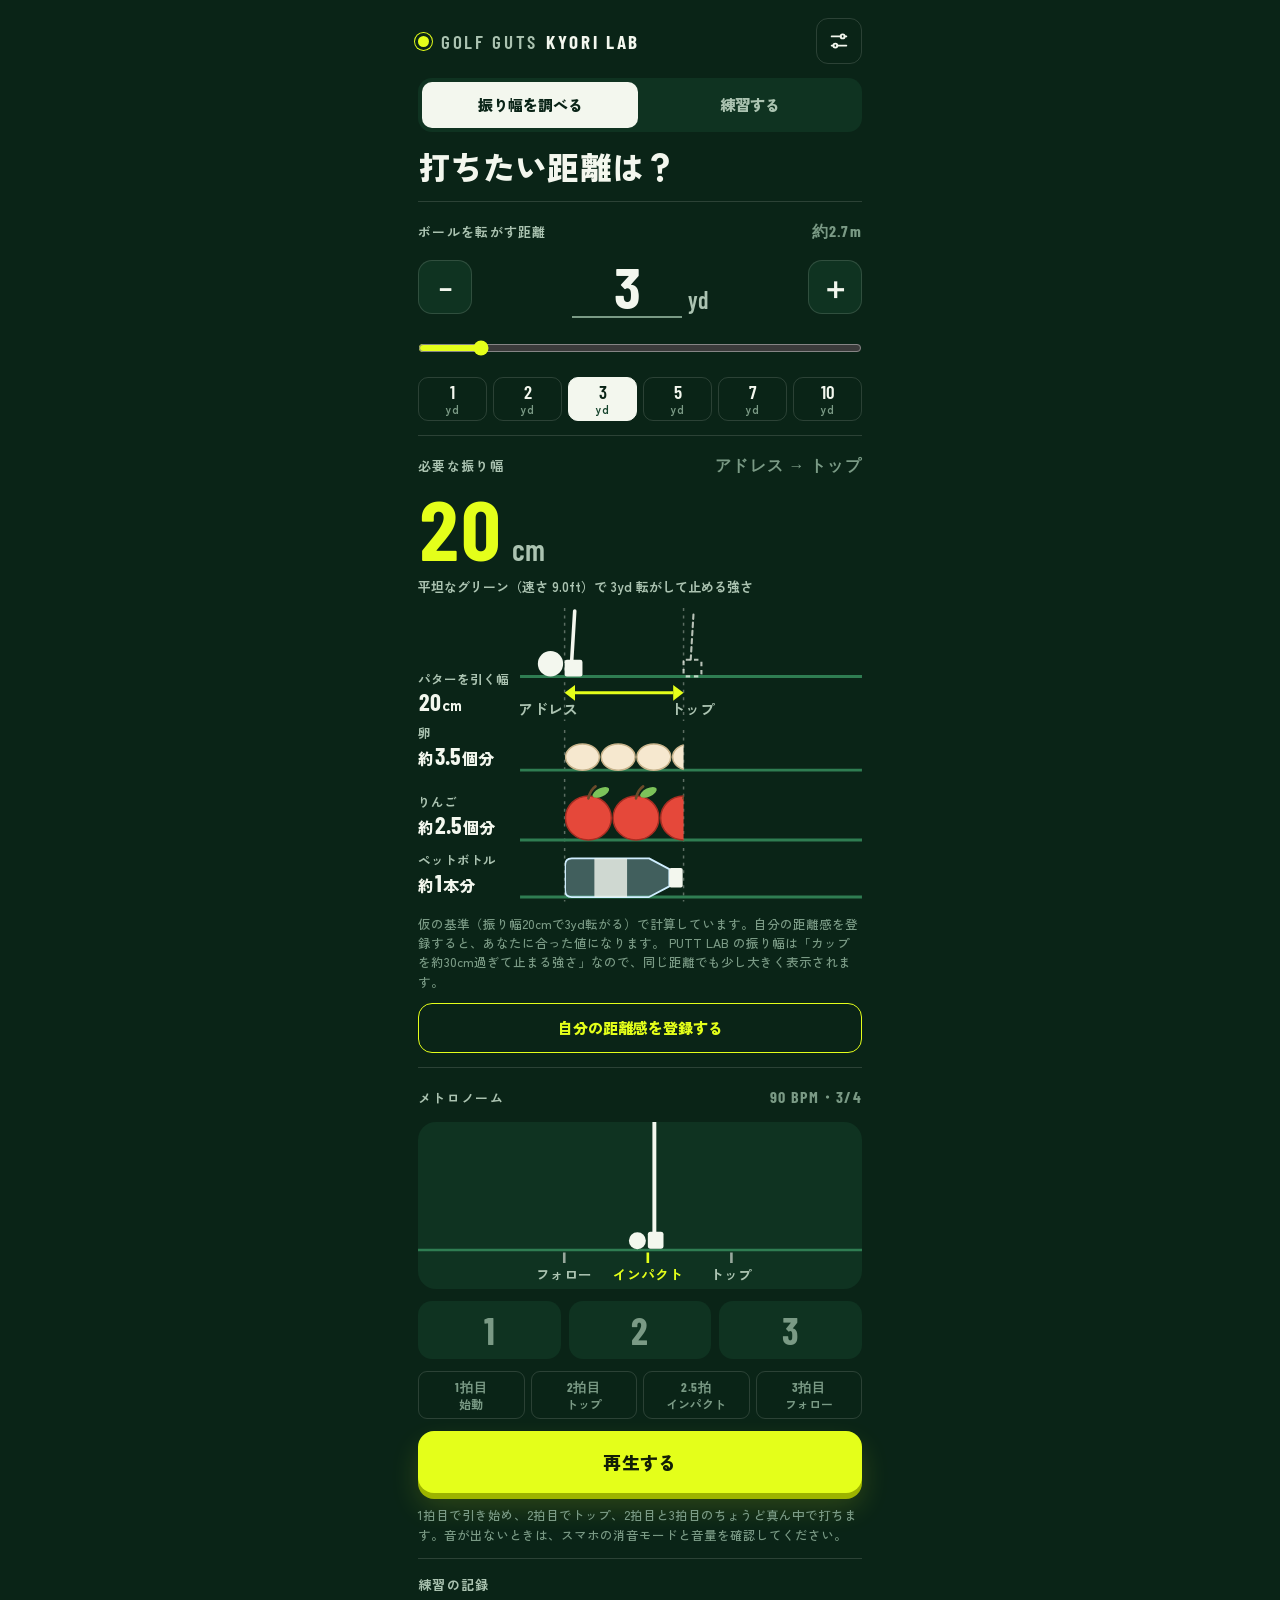
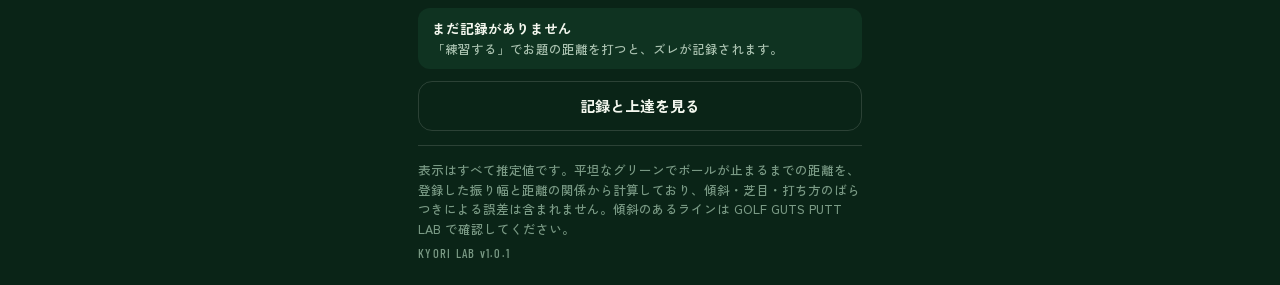
<file: index.html>
<!doctype html>
<html lang="ja">
<head>
<meta charset="utf-8">
<meta name="viewport" content="width=device-width,initial-scale=1,viewport-fit=cover">
<meta name="description" content="パッティングの距離感をつくる練習アプリ。打ちたい距離から必要な振り幅を表示し、練習のズレを記録します。">
<meta name="theme-color" content="#0a2417">
<meta name="apple-mobile-web-app-capable" content="yes">
<meta name="mobile-web-app-capable" content="yes">
<meta name="apple-mobile-web-app-status-bar-style" content="black-translucent">
<meta name="apple-mobile-web-app-title" content="KYORI LAB">
<meta name="format-detection" content="telephone=no">
<link rel="manifest" href="manifest.webmanifest">
<link rel="apple-touch-icon" href="icon-180.png">
<link rel="icon" type="image/png" sizes="192x192" href="icon-192.png">
<style>:root{padding:env(safe-area-inset-top,0px) 0 env(safe-area-inset-bottom,0px)}body{margin:0}img{max-width:100%}[hidden]{display:none!important}</style>
<title>GOLF GUTS KYORI LAB</title>
<link rel="stylesheet" href="https://fonts.googleapis.com/css2?family=Barlow+Condensed:wght@500;600;700&family=Zen+Kaku+Gothic+New:wght@500;700;900&display=swap">
<style>
/* GOLF GUTS KYORI LAB — デザインは PUTT LAB と共通（濃い芝の地＋蛍光イエロー）。
   前半は PUTT LAB の style.css と同じ指定、後半「KYORI LAB で追加」がこのアプリ固有の部品。 */
/* Layout: 縦一列のスコアカード。濃い芝の地に置き、蛍光イエローは「次に押すもの」と「答え」だけに使う。
   屋外の日差しでも読めるよう、文字は大きく高コントラスト。単一のダークグリーン基調で固定（テーマ切替なし）。 */
:root {
  color-scheme: dark;
  --turf-950: #05150d;
  --turf-900: #0a2417;
  --turf-800: #0f3321;
  --turf-700: #16442d;
  --turf-600: #21603f;
  --turf-500: #2f7d52;
  --chalk: #f3f7ee;
  --chalk-dim: #abc3b1;
  --chalk-faint: #7a9a85;
  --volt: #e4ff1a;
  --volt-ink: #131f06;
  --pin: #ff5b3a;
  --rule: rgba(243, 247, 238, .14);
  --font-display: "Barlow Condensed", "Arial Narrow", "Hiragino Sans", "Noto Sans CJK JP", sans-serif;
  --font-body: "Zen Kaku Gothic New", "Hiragino Sans", "Hiragino Kaku Gothic ProN", "Noto Sans JP", "Noto Sans CJK JP", "Yu Gothic", Meiryo, sans-serif;
  --gutter: 18px;
}

html { height: 100%; box-sizing: border-box; }
body { height: 100%; }
body {
  margin: 0;
  background: var(--turf-900);
  color: var(--chalk);
  font-family: var(--font-body);
  font-size: 15px;
  line-height: 1.6;
  font-weight: 500;
  -webkit-text-size-adjust: 100%;
  -webkit-tap-highlight-color: transparent;
  overscroll-behavior-y: contain;
}
*, *::before, *::after { box-sizing: border-box; }
/* ホーム画面から起動したとき、スクロールした中身が時計・電池表示の下に透けないようにする */
body::before {
  content: ""; position: fixed; top: 0; left: 0; right: 0; z-index: 30;
  height: env(safe-area-inset-top, 0px); background: var(--turf-900);
}
button, input { font: inherit; color: inherit; }
button { cursor: pointer; touch-action: manipulation; }
h1, h2, h3, p, ol, dl, dd { margin: 0; }
ol { padding: 0; list-style: none; }
svg { display: block; width: 100%; height: auto; }
svg text { font-family: var(--font-body); }
:focus-visible { outline: 3px solid var(--volt); outline-offset: 3px; border-radius: 6px; }

#app { min-height: 100%; max-width: 480px; margin: 0 auto; padding-inline: var(--gutter); display: flex; flex-direction: column; }

.screen {
  flex: 1 0 auto;
  display: flex; flex-direction: column; gap: 14px;
  padding-block: 18px 22px;
}

/* ---------- 共通パーツ ---------- */
.brand {
  display: flex; align-items: center; gap: 8px;
  font-family: var(--font-display); font-weight: 600; font-size: 19px;
  letter-spacing: .14em; line-height: 1; color: var(--chalk-dim); white-space: nowrap; min-width: 0;
}
.brand b { color: var(--chalk); font-weight: 700; }
.brand::before {
  content: ""; width: 11px; height: 11px; border-radius: 50%;
  background: var(--volt); box-shadow: 0 0 0 3px var(--turf-900), 0 0 0 4px var(--volt);
  margin-right: 4px; flex: none;
}

.eyebrow { font-size: 13px; font-weight: 700; letter-spacing: .12em; color: var(--volt); }
.h-big { font-size: clamp(26px, 7.6vw, 32px); line-height: 1.28; font-weight: 900; letter-spacing: .01em; text-wrap: balance; }
.lead { color: var(--chalk-dim); font-size: 14.5px; }
.note { color: var(--chalk-faint); font-size: 12.5px; line-height: 1.55; }

.btn-volt {
  display: flex; align-items: center; justify-content: center; gap: 10px;
  width: 100%; min-height: 62px; padding: 12px 18px;
  border: 0; border-radius: 16px;
  background: var(--volt); color: var(--volt-ink);
  font-weight: 900; font-size: 18px; letter-spacing: .02em;
  box-shadow: 0 6px 0 #9db300, 0 14px 28px rgba(228, 255, 26, .16);
  transition: transform .08s, box-shadow .08s;
}
.btn-volt:active { transform: translateY(4px); box-shadow: 0 2px 0 #9db300; }
.btn-volt .arr { font-family: var(--font-display); font-size: 24px; line-height: 1; }
.btn-ghost {
  width: 100%; min-height: 50px; padding: 10px 16px;
  border: 1.5px solid var(--rule); border-radius: 14px; background: transparent;
  color: var(--chalk); font-weight: 700; font-size: 15px;
}
.btn-ghost:active { background: var(--turf-800); }
.btn-ghost.pri { border-color: var(--volt); color: var(--volt); font-weight: 900; }
.btn-ghost:disabled { opacity: .4; }
.btn-text {
  border: 0; background: none; padding: 10px 6px; min-height: 44px;
  color: var(--chalk-dim); font-size: 13.5px; font-weight: 700;
  text-decoration: underline; text-underline-offset: 4px; text-decoration-color: var(--chalk-faint);
}

/* ---------- メイン ---------- */
#scr-main { gap: 14px; }
.topbar { display: flex; align-items: center; justify-content: space-between; gap: 10px; }
.icon-btn {
  flex: none; width: 46px; height: 46px; display: grid; place-items: center;
  border: 1.5px solid var(--rule); border-radius: 12px; background: transparent; color: var(--chalk);
}
.icon-btn svg { width: 22px; height: 22px; }

.block { display: flex; flex-direction: column; gap: 12px; padding-top: 16px; border-top: 1px solid var(--rule); }
.block > h3 { display: flex; align-items: baseline; justify-content: space-between; gap: 10px; font-size: 13px; font-weight: 700; letter-spacing: .1em; color: var(--chalk-dim); }
.block > h3 span { font-family: var(--font-display); font-size: 16px; letter-spacing: .08em; color: var(--chalk-faint); }

/* 距離入力 */
.dist-row { display: flex; align-items: center; gap: 10px; }
.step-btn {
  flex: none; width: 54px; height: 54px; border-radius: 14px;
  border: 1.5px solid var(--rule); background: var(--turf-800);
  font-family: var(--font-display); font-size: 30px; font-weight: 600; line-height: 1;
}
.step-btn:active { background: var(--turf-700); }
.dist-field { flex: 1; min-width: 0; display: flex; align-items: baseline; justify-content: center; gap: 6px; }
.dist-field input {
  width: 4.2ch; min-width: 0; padding: 0; border: 0; border-bottom: 2px solid var(--chalk-faint); border-radius: 0;
  background: transparent; text-align: center;
  font-family: var(--font-display); font-weight: 700; font-size: 58px; line-height: 1.05; font-variant-numeric: tabular-nums;
  -moz-appearance: textfield; appearance: textfield;
}
.dist-field input::-webkit-outer-spin-button, .dist-field input::-webkit-inner-spin-button { -webkit-appearance: none; margin: 0; }
.dist-field input:focus { outline: none; border-bottom-color: var(--volt); }
.dist-field .unit { font-family: var(--font-display); font-weight: 600; font-size: 24px; color: var(--chalk-dim); }
input[type="range"] { width: 100%; height: 34px; margin: 0; accent-color: var(--volt); }
.chips { display: grid; grid-template-columns: repeat(6, 1fr); gap: 6px; }
.chips.four { grid-template-columns: repeat(4, 1fr); }
.chip {
  min-height: 44px; padding: 4px 2px; border-radius: 10px;
  border: 1.5px solid var(--rule); background: transparent;
  font-family: var(--font-display); font-weight: 600; font-size: 19px; line-height: 1.1; color: var(--chalk);
}
.chip small { display: block; font-family: var(--font-body); font-size: 11px; font-weight: 700; color: var(--chalk-faint); }
.chip[aria-pressed="true"] { background: var(--chalk); border-color: var(--chalk); color: var(--turf-900); }
.chip[aria-pressed="true"] small { color: var(--turf-700); }

.caution {
  margin-top: 8px; padding: 12px 14px; border-radius: 14px; border: 1.5px solid var(--chalk-faint);
  background: var(--turf-800); font-size: 13.5px; font-weight: 500; line-height: 1.6; color: var(--chalk);
}
.caution b { display: block; font-weight: 900; font-size: 14.5px; }

/* 振り幅 */
.stroke-num { display: flex; align-items: baseline; flex-wrap: wrap; gap: 4px 10px; }
.stroke-num b { font-family: var(--font-display); font-weight: 700; font-size: 84px; line-height: .9; font-variant-numeric: tabular-nums; }
.stroke-num .unit { font-family: var(--font-display); font-weight: 600; font-size: 30px; color: var(--chalk-dim); }
.stroke-num .sub { flex: 1 1 100%; min-width: 0; font-size: 13px; font-weight: 700; color: var(--chalk-dim); line-height: 1.5; }
.stroke-rows { display: flex; flex-direction: column; gap: 4px; }
.stroke-row { display: grid; grid-template-columns: 96px minmax(0, 1fr); align-items: end; gap: 6px; }
.stroke-row .lab { padding-bottom: 4px; line-height: 1.25; }
.stroke-row .lab span { display: block; font-size: 12.5px; font-weight: 700; color: var(--chalk-dim); }
.stroke-row .lab b { font-size: 16px; font-weight: 900; white-space: nowrap; }
.stroke-row .lab b em { font-style: normal; font-family: var(--font-display); font-size: 24px; font-weight: 700; margin: 0 1px; }

/* メトロノーム */
.metro-stage { border-radius: 18px; background: var(--turf-800); overflow: hidden; transition: background .12s; }
.metro-stage.hit { background: var(--turf-600); }
.beats { display: grid; grid-template-columns: repeat(3, 1fr); gap: 8px; }
.beats span {
  display: grid; place-items: center; height: 58px; border-radius: 14px;
  background: var(--turf-800); color: var(--chalk-faint);
  font-family: var(--font-display); font-weight: 700; font-size: 38px; line-height: 1;
}
.beats span.on { background: var(--chalk); color: var(--turf-900); }
.beats span.on.accent { background: var(--volt); color: var(--volt-ink); }
.phases { display: grid; grid-template-columns: repeat(4, 1fr); gap: 6px; }
.phases span {
  padding: 7px 0; border-radius: 9px; border: 1.5px solid var(--rule);
  text-align: center; font-size: 12px; font-weight: 700; color: var(--chalk-faint); line-height: 1.3; white-space: nowrap;
}
.phases span small { display: block; font-family: var(--font-display); font-size: 13px; letter-spacing: .04em; }
.phases span.on { border-color: var(--chalk); color: var(--chalk); background: var(--turf-700); }
.phases span.on.impact { border-color: var(--volt); color: var(--volt-ink); background: var(--volt); }
.foot { padding-top: 14px; border-top: 1px solid var(--rule); }

/* ---------- シート（設定・手動入力） ---------- */
.sheet {
  position: fixed; inset: 0; z-index: 20; overflow-y: auto; -webkit-overflow-scrolling: touch;
  background: var(--turf-900);
  padding: calc(env(safe-area-inset-top, 0px) + 14px) 0 calc(env(safe-area-inset-bottom, 0px) + 24px);
}
.sheet-in { max-width: 480px; margin: 0 auto; padding-inline: var(--gutter); display: flex; flex-direction: column; gap: 16px; }
.sheet-head { display: flex; align-items: center; justify-content: space-between; gap: 10px; }
.sheet-head h2 { font-size: 21px; font-weight: 900; }
.sheet h3.sec { font-size: 16px; font-weight: 900; }
.sheet .block { gap: 10px; }
.sheet p { font-size: 13.5px; color: var(--chalk-dim); }
.sheet ol.how { display: flex; flex-direction: column; gap: 3px; padding-left: 1.4em; list-style: decimal; font-size: 13.5px; color: var(--chalk-dim); }
.status { padding: 10px 14px; border-radius: 12px; background: var(--turf-800); font-size: 13.5px; font-weight: 700; color: var(--chalk); }
.status small { display: block; font-weight: 500; color: var(--chalk-dim); font-size: 12.5px; }
.row2 { display: grid; grid-template-columns: 1fr 1fr; gap: 10px; }
.field-head { display: flex; align-items: baseline; justify-content: space-between; gap: 10px; }
.field-head label { font-size: 13px; font-weight: 700; color: var(--chalk-dim); letter-spacing: .06em; }
.field-head output { font-size: 21px; font-weight: 900; font-variant-numeric: tabular-nums; white-space: nowrap; }
.range-ends { display: flex; justify-content: space-between; font-size: 12px; font-weight: 700; color: var(--chalk-faint); margin-top: -6px; }

.cal-grid { display: grid; grid-template-columns: 62px repeat(3, minmax(0, 1fr)) 58px; gap: 6px; align-items: center; }
.cal-grid .hd { font-size: 11.5px; font-weight: 700; color: var(--chalk-faint); text-align: center; }
.cal-grid .cm { font-family: var(--font-display); font-weight: 700; font-size: 22px; white-space: nowrap; }
.cal-grid .cm small { font-size: 14px; color: var(--chalk-dim); margin-left: 1px; }
.cal-grid input {
  width: 100%; min-width: 0; height: 46px; padding: 0 4px; border-radius: 10px;
  border: 1.5px solid var(--rule); background: var(--turf-800); text-align: center;
  font-family: var(--font-display); font-weight: 600; font-size: 21px; font-variant-numeric: tabular-nums;
}
.cal-grid input:focus { outline: none; border-color: var(--volt); }
.cal-grid .avg { text-align: right; font-family: var(--font-display); font-weight: 700; font-size: 19px; color: var(--volt); font-variant-numeric: tabular-nums; white-space: nowrap; }

.toast {
  position: fixed; left: 50%; top: calc(env(safe-area-inset-top, 0px) + 12px); transform: translateX(-50%);
  z-index: 40; width: max-content; max-width: min(92vw, 440px); padding: 12px 18px; border-radius: 12px;
  background: var(--chalk); color: var(--turf-900); font-size: 14px; font-weight: 700; line-height: 1.5;
  box-shadow: 0 10px 30px rgba(0, 0, 0, .4);
}

/* ====================================================================
   KYORI LAB で追加
   ==================================================================== */
/* hidden 属性は、display を指定した部品（.mode や .block など）でも必ず隠す */
[hidden] { display: none !important; }
.mode { display: flex; flex-direction: column; gap: 14px; }

/* モード切り替え（調べる／練習する） */
.seg { display: grid; grid-template-columns: 1fr 1fr; gap: 4px; padding: 4px; border-radius: 14px; background: var(--turf-800); }
.seg button {
  min-width: 0; min-height: 46px; padding: 6px 4px; border: 0; border-radius: 10px; background: transparent;
  color: var(--chalk-dim); font-weight: 900; font-size: 15px; line-height: 1.2;
}
.seg button[aria-pressed="true"] { background: var(--chalk); color: var(--turf-900); }

/* 答え（必要な振り幅）は蛍光イエロー */
.stroke-num.answer b { color: var(--volt); }
.dist-field .num {
  min-width: 2.2ch; text-align: center;
  font-family: var(--font-display); font-weight: 700; font-size: 58px; line-height: 1.05; font-variant-numeric: tabular-nums;
}
.dist-field input::placeholder { color: var(--chalk-faint); opacity: .7; }
.caution + .caution, .note + .caution, .caution + .note { margin-top: 8px; }
#st-warn:empty, #pr-warn:empty, #lg-advice:empty { display: none; }
#st-warn .caution, #pr-warn .caution, #lg-advice .caution { margin-top: 0; }
#st-warn, #pr-warn { display: flex; flex-direction: column; gap: 8px; }

/* 練習：お題に対する振り幅（1行にまとめる） */
.pr-stroke { display: flex; flex-wrap: wrap; align-items: center; gap: 10px 14px; padding: 12px 14px; border-radius: 14px; background: var(--turf-800); }
.pr-stroke-num { flex: none; }
.pr-stroke-num span { display: block; font-size: 12px; font-weight: 700; letter-spacing: .08em; color: var(--chalk-dim); white-space: nowrap; }
.pr-stroke-num p { display: flex; align-items: baseline; gap: 4px; }
.pr-stroke-num b { font-family: var(--font-display); font-weight: 700; font-size: 60px; line-height: .95; color: var(--volt); font-variant-numeric: tabular-nums; }
.pr-stroke-num i { font-style: normal; font-family: var(--font-display); font-weight: 600; font-size: 22px; color: var(--chalk-dim); }
.pr-items { flex: 1 0 auto; margin: 0; padding: 0 0 0 14px; list-style: none; border-left: 1px solid var(--rule); display: flex; flex-direction: column; gap: 1px; }
.pr-items li { display: flex; align-items: baseline; justify-content: space-between; gap: 8px; font-size: 12.5px; font-weight: 700; color: var(--chalk-dim); white-space: nowrap; }
.pr-items li b { font-size: 14px; font-weight: 900; color: var(--chalk); }
.pr-items li b em { font-style: normal; font-family: var(--font-display); font-size: 20px; font-weight: 700; margin: 0 1px; }

#pr-block .row2 .btn-ghost { padding-inline: 6px; font-size: 14.5px; white-space: nowrap; }

/* 練習：結果 */
.verdict { display: flex; flex-direction: column; gap: 4px; padding: 16px; border-radius: 16px; background: var(--turf-800); }
.verdict .pair { overflow-wrap: anywhere; font-size: 13px; font-weight: 700; letter-spacing: .04em; color: var(--chalk-dim); }
.verdict .head { display: flex; align-items: baseline; flex-wrap: wrap; gap: 2px 12px; }
.verdict .head b { font-family: var(--font-display); font-weight: 700; font-size: 68px; line-height: .95; font-variant-numeric: tabular-nums; white-space: nowrap; }
.verdict .head b small { font-size: 26px; font-weight: 600; color: var(--chalk-dim); margin-left: 4px; }
.verdict .head .word { font-size: 24px; font-weight: 900; white-space: nowrap; }
.verdict.good .head b, .verdict.good .head .word { color: var(--volt); }
.verdict .why { font-size: 14px; font-weight: 700; color: var(--chalk); }
.verdict .trend { margin-top: 6px; padding-top: 8px; border-top: 1px solid var(--rule); font-size: 12.5px; color: var(--chalk-dim); }

#lg-body { display: flex; flex-direction: column; gap: 16px; }

/* Webフォントが読み込めず代わりの（幅の広い）フォントになっても、はみ出さないための調整 */
.cal-grid { grid-template-columns: 62px repeat(3, minmax(0, 1fr)) minmax(58px, auto); }
.stroke-rows.tight .stroke-row .lab span { font-size: 11px; }
.stroke-rows.tight .stroke-row .lab b { font-size: 12.5px; }
.stroke-rows.tight .stroke-row .lab b em { font-size: 17px; }
@media (max-width: 374px) { .brand { font-size: 17.5px; } }

/* 記録：数字のタイル */
.tiles { display: grid; grid-template-columns: 1fr 1fr; gap: 8px; }
.tile { min-width: 0; padding: 11px 13px; border-radius: 12px; background: var(--turf-800); }
.tile span { display: block; font-size: 12px; font-weight: 700; letter-spacing: .04em; color: var(--chalk-dim); }
.tile b { display: block; font-family: var(--font-display); font-weight: 700; font-size: 38px; line-height: 1.1; font-variant-numeric: tabular-nums; white-space: nowrap; }
.tile b.jp { font-family: var(--font-body); font-weight: 900; font-size: 21px; line-height: 2; }
.tile b i { font-style: normal; font-size: 19px; font-weight: 600; color: var(--chalk-dim); margin-left: 2px; }
.tile small { display: block; font-size: 12px; font-weight: 700; line-height: 1.45; color: var(--chalk-faint); }
.tile.lead { grid-column: 1 / -1; }
.tile.lead b { font-size: 54px; color: var(--volt); }

/* 記録：10球ごとのグラフ */
.chart { border-radius: 14px; background: var(--turf-800); padding: 10px 8px 6px; }
.chart .bar { cursor: pointer; }
.sheet .chart-empty { padding: 18px 8px; text-align: center; }

/* 記録：距離ごとの傾向 */
.bands { display: flex; flex-direction: column; border-top: 1px solid var(--rule); }
.band { display: grid; grid-template-columns: minmax(0, 1fr) auto; align-items: baseline; gap: 2px 10px; padding: 10px 2px; border-bottom: 1px solid var(--rule); }
.band dt, .band .nm { font-size: 14.5px; font-weight: 900; }
.band .nm small { margin-left: 8px; font-size: 12px; font-weight: 700; color: var(--chalk-faint); }
.band .v { text-align: right; font-family: var(--font-display); font-weight: 700; font-size: 24px; font-variant-numeric: tabular-nums; white-space: nowrap; }
.band .v i { font-style: normal; font-size: 15px; color: var(--chalk-dim); }
.band .d { grid-column: 1 / -1; font-size: 12.5px; font-weight: 700; color: var(--chalk-dim); }

/* 記録：一覧 */
.log-list { display: flex; flex-direction: column; }
.log-day { padding: 12px 2px 4px; font-size: 12px; font-weight: 700; letter-spacing: .08em; color: var(--chalk-faint); border-bottom: 1px solid var(--rule); }
.log-row { display: grid; grid-template-columns: minmax(0, 1fr) auto 44px; align-items: center; gap: 6px; padding: 7px 0 7px 2px; border-bottom: 1px solid var(--rule); }
.log-row .main { font-size: 16px; font-weight: 900; font-variant-numeric: tabular-nums; white-space: nowrap; }
.log-row .main i { font-style: normal; color: var(--chalk-faint); margin: 0 4px; }
.log-row .sub { font-size: 12px; font-weight: 700; color: var(--chalk-faint); line-height: 1.4; }
.log-row .dev { text-align: right; line-height: 1.15; }
.log-row .dev b { display: block; font-family: var(--font-display); font-weight: 700; font-size: 23px; font-variant-numeric: tabular-nums; white-space: nowrap; }
.log-row .dev span { font-size: 11.5px; font-weight: 700; color: var(--chalk-dim); white-space: nowrap; }
.log-row.good .dev b { color: var(--volt); }
.log-row .del {
  width: 44px; height: 44px; display: grid; place-items: center; padding: 0;
  border: 0; border-radius: 10px; background: none; color: var(--chalk-faint); font-size: 12.5px; font-weight: 900;
}
.log-row .del svg { width: 18px; height: 18px; }
.log-row .del.armed, .btn-ghost.armed { background: rgba(255, 91, 58, .14); color: var(--chalk); border-color: var(--pin); }
.log-row .del.armed { outline: 1.5px solid var(--pin); outline-offset: -1.5px; }

.foot .ver { display: block; margin-top: 6px; font-family: var(--font-display); letter-spacing: .1em; font-size: 12.5px; }
#store-note:not(:empty) { display: block; margin-top: 6px; color: var(--chalk); }

@media (max-width: 350px) {
  :root { --gutter: 16px; }
  .stroke-row { grid-template-columns: 88px minmax(0, 1fr); }
  .chip { font-size: 17px; }
  .brand { font-size: 16.5px; letter-spacing: .1em; gap: 6px; }
  .btn-volt { font-size: 15.5px; padding-inline: 10px; gap: 8px; }
  .dist-field input, .dist-field .num { font-size: 46px; }
  .step-btn { width: 48px; height: 48px; }
  .phases { gap: 4px; }
  .phases span { font-size: 11px; }
  .seg button { font-size: 13.5px; }
  #pr-block .row2 .btn-ghost { font-size: 13px; padding-inline: 2px; }
  #pr-block .row2 { gap: 8px; }
  .pr-stroke { gap: 10px; padding-inline: 12px; }
  .pr-stroke-num b { font-size: 50px; }
  .pr-items { padding-left: 10px; }
  .pr-items li { font-size: 11.5px; }
  .pr-items li b em { font-size: 18px; }
  .verdict .head b { font-size: 56px; }
  .verdict .head .word { font-size: 21px; }
  .tile b { font-size: 32px; }
  .tile.lead b { font-size: 46px; }
  .tile b.jp { font-size: 17px; line-height: 2.2; }
  .log-row .main { font-size: 14.5px; }
}
@media (prefers-reduced-motion: reduce) {
  .btn-volt, .metro-stage { transition: none; }
}
</style>
</head>
<body>
<div id="app">
  <section class="screen" id="scr-main">
    <div class="topbar">
      <header class="brand">GOLF GUTS <b>KYORI LAB</b></header>
      <button class="icon-btn" id="mn-settings" type="button" aria-label="グリーンの速さと振り幅の登録を開く">
        <svg viewBox="0 0 24 24" fill="none" stroke="currentColor" stroke-width="2" stroke-linecap="round"><path d="M4 7h10M18 7h2M4 17h2M10 17h10"/><circle cx="16" cy="7" r="2.2"/><circle cx="8" cy="17" r="2.2"/></svg>
      </button>
    </div>

    <div class="seg" role="group" aria-label="モードの切り替え">
      <button id="mode-find" type="button" aria-pressed="true">振り幅を調べる</button>
      <button id="mode-practice" type="button" aria-pressed="false">練習する</button>
    </div>

    <!-- ===== 振り幅を調べる ===== -->
    <div class="mode" id="find-wrap">
      <h1 class="h-big">打ちたい距離は？</h1>

      <section class="block" aria-labelledby="h-dist">
        <h3 id="h-dist">ボールを転がす距離<span id="dist-m"></span></h3>
        <div class="dist-row">
          <button class="step-btn" id="dist-minus" type="button" aria-label="0.5ヤード短く">−</button>
          <div class="dist-field">
            <input id="dist-num" type="number" inputmode="decimal" min="0.5" max="20" step="0.5" value="3" aria-labelledby="h-dist">
            <span class="unit">yd</span>
          </div>
          <button class="step-btn" id="dist-plus" type="button" aria-label="0.5ヤード長く">＋</button>
        </div>
        <input id="dist-range" type="range" min="0.5" max="20" step="0.5" value="3" aria-labelledby="h-dist">
        <div class="chips" id="dist-chips" role="group" aria-label="よく使う距離"></div>
      </section>

      <section class="block" aria-labelledby="h-stroke" id="stroke-block">
        <h3 id="h-stroke">必要な振り幅<span>アドレス → トップ</span></h3>
        <div class="stroke-num answer" aria-live="polite">
          <b id="st-cm">–</b><span class="unit">cm</span>
          <span class="sub" id="st-sub"></span>
        </div>
        <div class="stroke-rows" id="stroke-view"></div>
        <div id="st-warn"></div>
        <p class="note" id="st-note"></p>
        <button class="btn-ghost pri" id="st-register" type="button" hidden>自分の距離感を登録する</button>
      </section>
    </div>

    <!-- ===== 練習する ===== -->
    <div class="mode" id="practice-wrap" hidden>
      <section class="block" aria-labelledby="h-target" id="pr-block">
        <h3 id="h-target">① お題の距離を打つ<span id="pr-m"></span></h3>
        <div class="dist-row">
          <button class="step-btn" id="pr-t-minus" type="button" aria-label="お題を0.5ヤード短く">−</button>
          <div class="dist-field">
            <b class="num" id="pr-target" aria-live="polite">–</b>
            <span class="unit">yd</span>
          </div>
          <button class="step-btn" id="pr-t-plus" type="button" aria-label="お題を0.5ヤード長く">＋</button>
        </div>
        <div class="chips four" id="pr-ranges" role="group" aria-label="お題の距離の範囲"></div>
        <div class="pr-stroke">
          <div class="pr-stroke-num"><span>必要な振り幅</span><p><b id="pr-cm">–</b><i>cm</i></p></div>
          <ul class="pr-items" id="pr-items"></ul>
        </div>
        <div id="pr-warn"></div>
        <p class="note" id="pr-note" hidden>仮の基準で表示しています。右上のボタンから自分の距離感を登録すると、あなたに合った振り幅になります。</p>
        <div class="row2">
          <button class="btn-ghost" id="pr-reroll" type="button">別のお題にする</button>
          <button class="btn-ghost" id="pr-metro" type="button" aria-pressed="false" aria-label="メトロノームを再生する">メトロノーム ▶</button>
        </div>
      </section>

      <section class="block" aria-labelledby="h-actual" id="pr-input-block">
        <h3 id="h-actual">② 転がった距離を入力<span>実測</span></h3>
        <div class="dist-row">
          <button class="step-btn" id="pr-a-minus" type="button" aria-label="0.5ヤード短く">−</button>
          <div class="dist-field">
            <input id="pr-actual" type="number" inputmode="decimal" min="0.1" max="60" step="0.1" placeholder="?" aria-labelledby="h-actual">
            <span class="unit">yd</span>
          </div>
          <button class="step-btn" id="pr-a-plus" type="button" aria-label="0.5ヤード長く">＋</button>
        </div>
        <button class="btn-text" id="pr-just" type="button">お題どおりに止まった</button>
        <button class="btn-volt" id="pr-save" type="button">ズレを見て記録する <span class="arr" aria-hidden="true">→</span></button>
      </section>

      <section class="block" id="pr-result" hidden aria-live="polite">
        <h3>③ 結果<span>記録しました</span></h3>
        <div class="verdict" id="pr-verdict"></div>
        <button class="btn-volt" id="pr-next" type="button">次のお題へ <span class="arr" aria-hidden="true">→</span></button>
        <button class="btn-text" id="pr-undo" type="button">この記録を取り消して入力し直す</button>
      </section>
    </div>

    <!-- ===== 共通：メトロノーム ===== -->
    <section class="block" aria-labelledby="h-metro" id="metro-block">
      <h3 id="h-metro">メトロノーム<span>90 BPM・3/4</span></h3>
      <div class="metro-stage" id="metro-stage" aria-hidden="true"></div>
      <div class="beats" id="beats" aria-hidden="true"><span>1</span><span>2</span><span>3</span></div>
      <div class="phases" id="phases" aria-hidden="true">
        <span><small>1拍目</small>始動</span>
        <span><small>2拍目</small>トップ</span>
        <span class="impact"><small>2.5拍</small>インパクト</span>
        <span><small>3拍目</small>フォロー</span>
      </div>
      <button class="btn-volt" id="metro-btn" type="button" aria-pressed="false">再生する</button>
      <p class="note">1拍目で引き始め、2拍目でトップ、2拍目と3拍目のちょうど真ん中で打ちます。音が出ないときは、スマホの消音モードと音量を確認してください。</p>
    </section>

    <!-- ===== 共通：記録 ===== -->
    <section class="block" aria-labelledby="h-log" id="log-block">
      <h3 id="h-log">練習の記録<span id="log-count"></span></h3>
      <div class="status" id="log-summary"></div>
      <button class="btn-ghost" id="log-open" type="button">記録と上達を見る</button>
    </section>

    <p class="note foot">表示はすべて推定値です。平坦なグリーンでボールが止まるまでの距離を、登録した振り幅と距離の関係から計算しており、傾斜・芝目・打ち方のばらつきによる誤差は含まれません。傾斜のあるラインは GOLF GUTS PUTT LAB で確認してください。<span id="store-note"></span><span class="ver" id="ver"></span></p>
  </section>
</div>

<!-- 設定（グリーンの速さ・振り幅の登録） -->
<div class="sheet" id="sheet-settings" hidden role="dialog" aria-modal="true" aria-labelledby="set-title">
  <div class="sheet-in">
    <div class="sheet-head">
      <h2 id="set-title">距離感の登録</h2>
      <button class="icon-btn" id="set-close" type="button" aria-label="登録を閉じる"><svg viewBox="0 0 24 24" fill="none" stroke="currentColor" stroke-width="2.2" stroke-linecap="round"><path d="M6 6l12 12M18 6L6 18"/></svg></button>
    </div>
    <p>ここの設定は GOLF GUTS PUTT LAB と共通です。同じブラウザで開いている場合、どちらで変えても両方に反映されます。</p>

    <section class="block">
      <h3 class="sec">グリーンの速さ</h3>
      <p>スティンプメーターの値（ft）です。コースの掲示があればその数字に合わせてください。速いほど、振り幅は小さくなります。</p>
      <div class="chips four" id="stimp-chips" role="group" aria-label="グリーンの速さ"></div>
      <div>
        <div class="field-head"><label for="stimp-range">細かく調整</label><output id="stimp-out" for="stimp-range"></output></div>
        <input id="stimp-range" type="range" min="7" max="13" step="0.5" value="9">
      </div>
    </section>

    <section class="block">
      <h3 class="sec">振り幅のキャリブレーション</h3>
      <p>あなたの「振り幅と転がる距離」を登録すると、必要な振り幅があなたの距離感に合います。</p>
      <ol class="how">
        <li>平坦な練習グリーンで、上の「グリーンの速さ」をその場所に合わせる</li>
        <li>メトロノーム（90 BPM・3/4拍子）に合わせて、決めた振り幅で3球打つ</li>
        <li>転がった距離（yd）を入力して保存する</li>
      </ol>
      <div class="cal-grid" id="cal-grid"></div>
      <p class="note">1つの振り幅だけでも登録できます。10・20・30cm の複数を登録すると、あなた専用の距離曲線になり精度が上がります。</p>
      <div class="status" id="cal-status"></div>
      <div class="row2">
        <button class="btn-ghost" id="cal-clear" type="button">登録を消す</button>
        <button class="btn-ghost pri" id="cal-save" type="button">保存する</button>
      </div>
    </section>
  </div>
</div>

<!-- 記録と上達 -->
<div class="sheet" id="sheet-log" hidden role="dialog" aria-modal="true" aria-labelledby="lg-title">
  <div class="sheet-in">
    <div class="sheet-head">
      <h2 id="lg-title">練習の記録</h2>
      <button class="icon-btn" id="lg-close" type="button" aria-label="記録を閉じる"><svg viewBox="0 0 24 24" fill="none" stroke="currentColor" stroke-width="2.2" stroke-linecap="round"><path d="M6 6l12 12M18 6L6 18"/></svg></button>
    </div>
    <div id="lg-empty" class="status" hidden>まだ記録がありません<small>「練習する」でお題の距離を打ち、転がった距離を入力すると、ここにズレが記録されます。</small></div>

    <div id="lg-body">
      <section class="block">
        <h3 class="sec">上達のようす</h3>
        <p>ズレは「お題の距離に対して何％ずれたか」です。小さいほど距離感が合っています。10％以内が合格圏の目安です。</p>
        <div class="tiles" id="lg-tiles"></div>
        <div id="lg-advice"></div>
      </section>

      <section class="block">
        <h3 class="sec">10球ごとの平均ズレ</h3>
        <div class="chart" id="lg-chart"></div>
        <div class="status" id="lg-tip"></div>
      </section>

      <section class="block">
        <h3 class="sec">距離ごとの傾向</h3>
        <div class="bands" id="lg-bands"></div>
      </section>

      <section class="block">
        <h3 class="sec">記録の一覧</h3>
        <div class="log-list" id="lg-list"></div>
        <button class="btn-ghost" id="lg-more" type="button" hidden>さらに表示する</button>
      </section>

      <section class="block">
        <h3 class="sec">記録を消す</h3>
        <p>記録はこのスマホの中だけに保存されています。消すと元に戻せません。</p>
        <button class="btn-ghost" id="lg-clear" type="button">すべての記録を消す</button>
      </section>
    </div>
  </div>
</div>

<div class="toast" id="toast" role="status" hidden></div>

<script>
/* GOLF GUTS PUTT LAB — 計算ロジック（画面とは独立。Node でも単体テストできる）
 *
 * 座標系: x = ボール→カップ方向（m）, y = カップに向かって右（m）
 * 傾斜:   fwd  > 0 … カップに向かって上り（度）
 *         side > 0 … 右下がり（度）＝ボールは右へ曲がる
 * 仮定:   測定地点の傾斜がカップまで一定（平面）。転がり抵抗はスティンプ値から求めた一定の減速。
 */
var PuttPhysics = (function () {
  'use strict';

  var G = 9.80665;          // 重力加速度 m/s²
  var ROLL = 5 / 7;         // 転がる球にかかる斜面方向の重力の係数（球の慣性モーメント分）
  var STIMP_V0 = 1.83;      // スティンプメーターの放球速度 m/s
  var FT = 0.3048, YD = 0.9144;
  var CUP = 0.108;          // カップ直径 m
  var PAST = 0.30;          // カップを過ぎて止まる目標距離 m（カップ付近の目標速度の代わり）
  var DEG = Math.PI / 180;

  /** スティンプ値(ft) → 平坦なグリーンでの減速 m/s² */
  function decel(stimpFt) {
    return (STIMP_V0 * STIMP_V0) / (2 * stimpFt * FT);
  }

  /** 傾斜による面内の加速度 */
  function slopeAccel(fwdDeg, sideDeg) {
    return {
      gx: -ROLL * G * Math.sin(fwdDeg * DEG),
      gy: ROLL * G * Math.sin(sideDeg * DEG)
    };
  }

  /** ボール1球ぶんの転がりを数値積分する */
  function simulate(p) {
    var dt = p.dt || 0.004;
    var x = 0, y = 0;
    var vx = p.v0 * Math.cos(p.phi), vy = p.v0 * Math.sin(p.phi);
    var t = 0, n = 0, crossed = false;
    var yCross = null, vCross = null, tCross = null, dirCross = null, past = 0;
    var path = p.wantPath ? [[0, 0]] : null;

    while (t < 40) {
      var s = Math.sqrt(vx * vx + vy * vy);
      if (s < 1e-4) break;
      var ax = p.gx - p.a * vx / s, ay = p.gy - p.a * vy / s;
      var nvx = vx + ax * dt, nvy = vy + ay * dt;
      if (nvx * vx + nvy * vy <= 0) {
        // このステップの途中で止まる
        var f0 = Math.min(1, s / (Math.sqrt(ax * ax + ay * ay) * dt));
        var ex = vx * dt * f0 * 0.5, ey = vy * dt * f0 * 0.5;
        if (!crossed && x + ex >= p.D) {
          crossed = true; yCross = y; vCross = 0; tCross = t;
        } else if (crossed) {
          past += Math.sqrt(ex * ex + ey * ey);
        }
        x += ex; y += ey; t += dt * f0;
        break;
      }
      var dx = (vx + nvx) * 0.5 * dt, dy = (vy + nvy) * 0.5 * dt;
      var step = Math.sqrt(dx * dx + dy * dy);
      if (!crossed && x + dx >= p.D) {
        var f = (p.D - x) / dx;
        yCross = y + dy * f;
        vCross = s + (Math.sqrt(nvx * nvx + nvy * nvy) - s) * f;
        tCross = t + dt * f;
        crossed = true;
        dirCross = [dx / step, dy / step];
        past += step * (1 - f);
        if (path) path.push([p.D, yCross]);
        if (p.stopAtCup) { x = p.D; y = yCross; t = tCross; break; }
      } else if (crossed) {
        past += step;
      }
      x += dx; y += dy; vx = nvx; vy = nvy; t += dt;
      if (path && (++n % 4 === 0) && !crossed) path.push([x, y]);
    }
    return {
      reached: crossed, yCross: yCross, vCross: vCross, tCross: tCross, dirCross: dirCross,
      past: past, stop: [x, y], time: t, path: path
    };
  }

  /** 与えた初速で、カップ中心を通る打ち出し方向を探す */
  function aimFor(v0, env, stopAtCup) {
    var phi = 0, r = null, ok = false;
    for (var i = 0; i < 60; i++) {
      r = simulate({ v0: v0, phi: phi, gx: env.gx, gy: env.gy, a: env.a, D: env.D, stopAtCup: stopAtCup });
      if (!r.reached) return { reached: false };
      if (Math.abs(r.yCross) < 0.0004) { ok = true; break; }
      phi -= Math.atan2(r.yCross, env.D);
      if (Math.abs(phi) > 1.2) return { reached: false };
    }
    if (!ok) return { reached: false };
    return { reached: true, phi: phi, past: r.past, vCross: r.vCross, dirCross: r.dirCross };
  }

  /**
   * 急な傾斜で使う「カップに届いたときの目標速度」。
   * ゆるい傾斜での基準（カップを30cm過ぎて止まる）と同じ速さになるように、
   * カップ地点での実際の減速（転がり抵抗 ＋ 進行方向の傾斜）から決める。
   * 下りが急で減速がほとんど無い場合は、下限（平坦の2割の減速に相当）を使う。
   */
  function cupSpeed(env, dir) {
    var along = env.gx * dir[0] + env.gy * dir[1];           // 進行方向の重力（正＝加速）
    return Math.sqrt(2 * Math.max(env.a - along, 0.2 * env.a) * PAST);
  }

  /**
   * ラインと必要な初速を求める
   * @param {number} distM   カップまでの距離 m
   * @param {number} fwdDeg  前後傾斜（上りが正）
   * @param {number} sideDeg 左右傾斜（右下がりが正）
   * @param {number} stimpFt グリーン速度（スティンプ値 ft）
   */
  function solve(distM, fwdDeg, sideDeg, stimpFt) {
    var a = decel(stimpFt);
    var g = slopeAccel(fwdDeg, sideDeg);
    var gmag = Math.sqrt(g.gx * g.gx + g.gy * g.gy);
    if (!(distM > 0)) return { ok: false, reason: 'distance' };

    // 傾斜がゆるい間は「カップを30cm過ぎて止まる強さ」。
    // 急な傾斜ではボールが斜面で止まれないので、「カップに届く強さ（届いたときの速さで合わせる）」に切り替える。
    var steep = gmag > 0.8 * a;
    var env = { gx: g.gx, gy: g.gy, a: a, D: distM };
    var V_MIN = 0.02, lo = V_MIN, hi = 14, best = null;
    for (var i = 0; i < 44; i++) {
      var v = (lo + hi) / 2;
      var r = aimFor(v, env, steep);
      var enough = r.reached && (steep ? r.vCross >= cupSpeed(env, r.dirCross) : r.past >= PAST);
      if (!enough) { lo = v; }
      else { hi = v; best = { v0: v, phi: r.phi }; }
    }
    if (!best) return { ok: false, reason: 'unreachable' };

    var fin = simulate({
      v0: best.v0, phi: best.phi, gx: g.gx, gy: g.gy, a: a, D: distM, wantPath: true, stopAtCup: steep
    });
    // 下りが急すぎて、ほんの少し触れただけでもカップを通り過ぎる速さになる場合
    var runaway = steep && best.v0 < V_MIN * 2.5;
    var aim = distM * Math.tan(best.phi);           // カップ中心から見た狙い点（右が正）
    var maxDev = 0;
    for (var k = 0; k < fin.path.length; k++) {
      if (Math.abs(fin.path[k][1]) > Math.abs(maxDev)) maxDev = fin.path[k][1];
    }
    return {
      ok: true,
      v0: best.v0,
      phi: best.phi,
      aim: aim,
      cups: Math.abs(aim) / CUP,
      breakDir: aim > 0 ? 'left' : 'right',         // ボールが曲がる方向（狙いの逆）
      path: fin.path,
      maxDev: maxDev,
      timeToCup: fin.tCross,
      flatEq: (best.v0 * best.v0) / (2 * a),        // 同じ強さで平坦なら転がる距離 m
      decel: a,
      steep: steep,                                 // 急傾斜（カップを外すと止まりにくい）
      canRest: gmag < a,                            // 斜面の途中でボールが止まっていられるか
      runaway: runaway,                             // 触れるだけで届いてしまい、強さを加減できない
      cupV: fin.vCross
    };
  }

  /* ---- 振り幅モデル（90BPM固定なので、振り幅がほぼそのまま初速を決める） ---- */

  // 仮の基準: 20cm の振り幅で、スティンプ9ftの平坦なグリーンを 3yd 転がる
  var DEFAULT_REF = { cm: 20, yd: 3, stimp: 9 };

  function speedForRoll(distM, stimpFt) {
    return Math.sqrt(2 * decel(stimpFt) * distM);
  }

  /**
   * キャリブレーション点から「振り幅(cm) → 初速(m/s)」のモデルを作る
   * points: [{cm, yd:[...], stimp}]
   *   0点 … 仮の基準（比例）
   *   1点 … その点を通る比例
   *   2点以上 … 両対数の最小二乗で v = c·L^p（p は 0.6〜1.4 に制限）
   */
  function strokeModel(points) {
    var pts = [];
    (points || []).forEach(function (pt) {
      var ds = (pt.yd || []).filter(function (d) { return d > 0; });
      if (!ds.length || !(pt.cm > 0)) return;
      var mean = ds.reduce(function (s, d) { return s + d; }, 0) / ds.length;
      pts.push({ cm: pt.cm, meanYd: mean, v: speedForRoll(mean * YD, pt.stimp || 9) });
    });
    var c, p = 1, source;
    if (!pts.length) {
      c = speedForRoll(DEFAULT_REF.yd * YD, DEFAULT_REF.stimp) / DEFAULT_REF.cm;
      source = 'default';
    } else if (pts.length === 1) {
      c = pts[0].v / pts[0].cm;
      source = 'single';
    } else {
      var n = pts.length, sx = 0, sy = 0, sxx = 0, sxy = 0;
      pts.forEach(function (q) {
        var lx = Math.log(q.cm), ly = Math.log(q.v);
        sx += lx; sy += ly; sxx += lx * lx; sxy += lx * ly;
      });
      var den = n * sxx - sx * sx;
      p = den > 1e-9 ? (n * sxy - sx * sy) / den : 1;
      p = Math.max(0.6, Math.min(1.4, p));
      c = Math.exp((sy - p * sx) / n);
      source = 'curve';
    }
    return {
      c: c, p: p, source: source, points: pts,
      speed: function (cm) { return c * Math.pow(cm, p); },
      stroke: function (v) { return Math.pow(v / c, 1 / p); },
      /** その振り幅で平坦なグリーンを転がる距離 yd */
      rollYd: function (cm, stimpFt) {
        var v = c * Math.pow(cm, p);
        return (v * v) / (2 * decel(stimpFt)) / YD;
      }
    };
  }

  return {
    G: G, YD: YD, FT: FT, CUP: CUP, PAST: PAST, DEFAULT_REF: DEFAULT_REF,
    decel: decel, slopeAccel: slopeAccel, simulate: simulate, solve: solve,
    strokeModel: strokeModel, speedForRoll: speedForRoll
  };
})();

if (typeof module !== 'undefined' && module.exports) module.exports = PuttPhysics;
</script>
<script>
/* GOLF GUTS KYORI LAB — 距離感の計算と記録の集計（画面とは独立。Node でも単体テストできる）
 *
 * 振り幅 ⇔ 距離の換算は PUTT LAB の PuttPhysics（physics.js・無変更）をそのまま使う。
 * 距離の定義: 平坦なグリーンで、ボールが止まるまでに転がる距離（yd）。
 *   ※ PUTT LAB は「カップを約30cm過ぎて止まる強さ」で計算するので、同じ距離でも少し大きい振り幅になる。
 */
var Kyori = (function (P) {
  'use strict';

  var YD = P.YD;
  var DIST_MIN = 0.5, DIST_MAX = 20;      // 入力できる距離 yd（PUTT LAB と同じ）
  var ROLL_MIN = 0.1, ROLL_MAX = 60;      // 実測として受け付ける距離 yd（PUTT LAB の登録と同じ上限）
  var STIMP_MIN = 7, STIMP_MAX = 13;
  var LOG_MAX = 2000;                     // 記録の保存上限（超えたら古い順に消す）
  var BLOCK = 10;                         // 上達グラフは10球ごとに区切る

  function clamp(v, a, b) { return Math.max(a, Math.min(b, v)); }
  function half(v) { return Math.round(v * 2) / 2; }
  function r1(v) { return Math.round(v * 10) / 10; }

  /** PUTT LAB と同じ形式・同じ基準で登録データを整える */
  function sanitizeCal(c) {
    if (!Array.isArray(c)) return [];
    return c.filter(function (p) { return p && p.cm > 0 && Array.isArray(p.yd); })
      .map(function (p) { return { cm: +p.cm, yd: p.yd.map(Number).filter(function (d) { return d > 0 && d < ROLL_MAX; }), stimp: +p.stimp || 9 }; })
      .filter(function (p) { return p.yd.length; });
  }
  function sanitizeStimp(v) { return clamp(Number(v) || 9, STIMP_MIN, STIMP_MAX); }
  function sanitizeDist(v, d) { v = Number(v); return isFinite(v) && v > 0 ? clamp(r1(v), DIST_MIN, DIST_MAX) : (d || 3); }

  /**
   * 打ちたい距離(yd) → 必要な振り幅(cm)
   * 必ず値を返す。精度が下がる条件は flags で知らせる（画面で注意書きにする）。
   */
  function strokeFor(distYd, stimpFt, cal) {
    var model = P.strokeModel(cal);
    var d = clamp(distYd, DIST_MIN, DIST_MAX);
    var cm = model.stroke(P.speedForRoll(d * YD, stimpFt));
    var lo = Infinity, hi = -Infinity;
    model.points.forEach(function (q) { if (q.cm < lo) lo = q.cm; if (q.cm > hi) hi = q.cm; });
    // 登録した点どうしが食い違っていないか（例: 10cm より 20cm のほうが転がらない）。
    // 曲線が登録点の距離を25%以上外しているなら、登録の見直しをすすめる
    var poorFit = false;
    if (model.source === 'curve') {
      model.points.forEach(function (q) { var ratio = Math.pow(model.speed(q.cm) / q.v, 2); if (ratio > 1.25 || ratio < 0.75) poorFit = true; });
    }
    var flags = {
      provisional: model.source === 'default',                       // 未登録（仮の基準）
      single: model.source === 'single',                             // 1点だけ（比例で推定）
      // 登録した振り幅から離れている（外側への推定）
      outside: model.source !== 'default' && (cm < lo * 0.7 || cm > hi * 1.3),
      poorFit: poorFit,                                              // 登録した距離どうしが食い違っている
      big: cm > 60,                                                  // 振り幅が大きすぎて推定が粗い
      tiny: cm < 3                                                   // 振り幅が小さすぎて再現しにくい
    };
    return { cm: cm, shown: Math.max(1, Math.round(cm)), model: model, source: model.source, calRange: model.points.length ? [lo, hi] : null, flags: flags };
  }

  /** 卵(6cm)・りんご(8cm)・ペットボトル(20cm) に換算。丸め方は PUTT LAB と同じ */
  var ITEMS = [
    { key: 'egg', name: '卵', cm: 6, unit: '個' },
    { key: 'apple', name: 'りんご', cm: 8, unit: '個' },
    { key: 'bottle', name: 'ペットボトル', cm: 20, unit: '本' }
  ];
  function itemCounts(cm) {
    return ITEMS.map(function (it) {
      var cnt = cm / it.cm;
      return { key: it.key, name: it.name, unit: it.unit, cm: it.cm, raw: cnt, shown: it.key === 'bottle' ? r1(cnt) : Math.max(0.5, half(cnt)) };
    });
  }

  /* ---------- 練習モード ---------- */
  var RANGES = [
    { key: 'short', name: 'ショート', lo: 1, hi: 3 },
    { key: 'mid', name: 'ミドル', lo: 3.5, hi: 6 },
    { key: 'long', name: 'ロング', lo: 6.5, hi: 10 },
    { key: 'mix', name: 'ミックス', lo: 1, hi: 10 }
  ];
  function rangeOf(key) { return RANGES.filter(function (r) { return r.key === key; })[0] || RANGES[3]; }

  /** お題の距離を0.5yd刻みで選ぶ。直前と同じ距離は出さない */
  function nextTarget(rangeKey, prev, rnd) {
    var r = rangeOf(rangeKey), list = [];
    for (var v = r.lo; v <= r.hi + 1e-9; v += 0.5) if (Math.abs(v - prev) > 1e-9) list.push(r1(v));
    return list[Math.min(list.length - 1, Math.floor((rnd || Math.random)() * list.length))];
  }

  /** お題と実測からズレを判定する。pct はお題に対する割合（＋がオーバー） */
  var PASS_PCT = 10, JUST_PCT = 5;
  function judge(targetYd, actualYd) {
    // 2yd→2.2yd が計算誤差で 10.000000000000009% になり「10%以内」から外れるのを防ぐ
    var diff = actualYd - targetYd, pct = diff / targetYd * 100, a = Math.abs(pct) - 1e-6;
    return {
      diff: diff, pct: pct,
      dir: a <= JUST_PCT ? 'just' : (diff > 0 ? 'over' : 'short'),
      grade: a <= JUST_PCT ? 'just' : a <= PASS_PCT ? 'pass' : 'off'
    };
  }

  function sanitizeLog(raw) {
    if (!Array.isArray(raw)) return [];
    return raw.filter(function (e) {
      return e && e.target >= DIST_MIN && e.target <= DIST_MAX && e.actual >= ROLL_MIN && e.actual <= ROLL_MAX && isFinite(e.t);
    }).map(function (e) {
      return { t: +e.t, target: +e.target, actual: +e.actual, cm: isFinite(e.cm) ? +e.cm : null, stimp: isFinite(e.stimp) ? +e.stimp : null };
    }).slice(-LOG_MAX);
  }

  function summarize(list) {
    if (!list.length) return null;
    var abs = 0, sgn = 0, pass = 0;
    list.forEach(function (e) { var j = judge(e.target, e.actual); abs += Math.abs(j.pct); sgn += j.pct; if (j.grade !== 'off') pass++; });
    return { n: list.length, absPct: abs / list.length, signedPct: sgn / list.length, pass: pass };
  }

  /** 傾向の言葉。平均のズレが±3%未満なら偏りなし */
  function biasWord(signedPct) { return Math.abs(signedPct) < 3 ? 'even' : signedPct > 0 ? 'over' : 'short'; }

  /**
   * 記録の集計（log は古い順）
   *   recent … 直近10球 / prev … その前の10球（5球以上あるときだけ比較に使う）
   *   blocks … 10球ごとの平均ズレ（最新8区切り。最後の区切りは10球未満のことがある）
   *   bands  … 距離帯ごとの平均ズレ
   */
  function stats(log) {
    var n = log.length;
    var recent = summarize(log.slice(-BLOCK));
    var prevList = log.slice(Math.max(0, n - 2 * BLOCK), Math.max(0, n - BLOCK));
    var prev = prevList.length >= 5 ? summarize(prevList) : null;
    var blocks = [];
    for (var i = 0; i < n; i += BLOCK) {
      var s = summarize(log.slice(i, i + BLOCK));
      blocks.push({ from: i + 1, to: Math.min(i + BLOCK, n), n: s.n, absPct: s.absPct, signedPct: s.signedPct });
    }
    var bandDefs = [
      { key: 'short', name: '3yd まで', test: function (d) { return d <= 3; } },
      { key: 'mid', name: '3〜6yd', test: function (d) { return d > 3 && d <= 6; } },
      { key: 'long', name: '6yd より長い', test: function (d) { return d > 6; } }
    ];
    var bands = bandDefs.map(function (b) {
      var s = summarize(log.filter(function (e) { return b.test(e.target); }));
      return { key: b.key, name: b.name, n: s ? s.n : 0, absPct: s ? s.absPct : null, signedPct: s ? s.signedPct : null };
    });
    var trend = null;                                   // 直近10球と、その前の10球の比較
    if (recent && prev && recent.n >= 5) {
      var d = recent.absPct - prev.absPct;
      trend = { delta: d, dir: Math.abs(d) < 1 ? 'same' : d < 0 ? 'better' : 'worse' };
    }
    return { n: n, recent: recent, prev: prev, trend: trend, blocks: blocks.slice(-8), bands: bands, all: summarize(log) };
  }

  return {
    DIST_MIN: DIST_MIN, DIST_MAX: DIST_MAX, ROLL_MIN: ROLL_MIN, ROLL_MAX: ROLL_MAX, STIMP_MIN: STIMP_MIN, STIMP_MAX: STIMP_MAX,
    LOG_MAX: LOG_MAX, BLOCK: BLOCK, PASS_PCT: PASS_PCT, JUST_PCT: JUST_PCT, ITEMS: ITEMS, RANGES: RANGES,
    clamp: clamp, half: half, r1: r1,
    sanitizeCal: sanitizeCal, sanitizeStimp: sanitizeStimp, sanitizeDist: sanitizeDist, sanitizeLog: sanitizeLog,
    strokeFor: strokeFor, itemCounts: itemCounts, rangeOf: rangeOf, nextTarget: nextTarget,
    judge: judge, summarize: summarize, biasWord: biasWord, stats: stats
  };
})(typeof PuttPhysics !== 'undefined' ? PuttPhysics : require('./physics.js'));

if (typeof module !== 'undefined' && module.exports) module.exports = Kyori;
</script>
<script>
/* GOLF GUTS KYORI LAB — 画面・保存・メトロノーム
 * 「PUTT LAB と同じ」と書いた部分は、PUTT LAB の app.js から変更せずに持ってきたもの。
 * メトロノームは、拍の時刻と動きの表示が PUTT LAB と同じで、音だけ GOLF GUTS METRONOME（metronome001）と同じ。 */
(function () {
  'use strict';

  var VERSION = '1.0.1';
  var P = PuttPhysics, K = Kyori, YD = P.YD, DEG = Math.PI / 180;
  var $ = function (id) { return document.getElementById(id); };
  var C = {
    chalk: '#f3f7ee', dim: '#abc3b1', faint: '#7a9a85', volt: '#e4ff1a', ink: '#131f06', pin: '#ff5b3a',
    t950: '#05150d', t900: '#0a2417', t800: '#0f3321', t700: '#16442d', t600: '#21603f', t500: '#2f7d52'
  };

  /* ---------- 保存（端末内のみ。使えない環境でも動く） ----------
     ggpl.* … PUTT LAB と共通（グリーンの速さ stimp・振り幅の登録 cal）。形式は PUTT LAB のまま。
     ggkl.* … KYORI LAB だけが使う（最後の距離・お題の範囲・練習の記録）。 */
  function mkStore(prefix) {
    return {
      get: function (k, d) {
        try { var v = localStorage.getItem(prefix + k); return v == null ? d : JSON.parse(v); } catch (e) { return d; }
      },
      set: function (k, v) {
        try { localStorage.setItem(prefix + k, JSON.stringify(v)); return true; } catch (e) { return false; }
      }
    };
  }
  var shared = mkStore('ggpl.'), own = mkStore('ggkl.');
  var canStore = (function () {
    try { localStorage.setItem('ggkl.probe', '1'); var ok = localStorage.getItem('ggkl.probe') === '1'; localStorage.removeItem('ggkl.probe'); return ok; } catch (e) { return false; }
  })();

  var CAL_CM = [10, 20, 30];
  var clamp = K.clamp, half = K.half;
  var state = {
    mode: 'find',                                  // 'find' 振り幅を調べる / 'practice' 練習する
    dist: K.sanitizeDist(own.get('dist', 3), 3),
    stimp: K.sanitizeStimp(shared.get('stimp', 9)),
    cal: K.sanitizeCal(shared.get('cal', [])),
    log: K.sanitizeLog(own.get('log', [])),        // 古い順
    range: K.rangeOf(own.get('range', 'mix')).key,
    target: null,                                  // お題 yd
    phase: 'input',                                // 'input' 入力待ち / 'result' 結果表示
    last: null,                                    // 直前に記録した1件
    strokeCm: 20,
    listShown: 30
  };

  function numTxt(v) { return (Math.round(v * 10) / 10).toString(); }
  function signedTxt(v, digits) { var a = Math.abs(v).toFixed(digits); return (+a === 0 ? '±' : v > 0 ? '+' : '−') + a; }
  function pctTxt(v) { return Math.round(Math.abs(v)).toString(); }
  function esc(s) { return String(s).replace(/[&<>"]/g, function (c) { return { '&': '&amp;', '<': '&lt;', '>': '&gt;', '"': '&quot;' }[c]; }); }

  var toastTimer = null;
  function toast(msg) {
    var t = $('toast'); t.textContent = msg; t.hidden = false;
    clearTimeout(toastTimer); toastTimer = setTimeout(function () { t.hidden = true; }, 3200);
  }

  /* 取り返しのつかない操作は、同じボタンを2回押して実行する */
  function armed(btn, label, run) {
    if (btn.classList.contains('armed')) { disarm(btn); run(); return; }
    btn.dataset.orig = btn.innerHTML; btn.classList.add('armed'); btn.textContent = label;
    btn._t = setTimeout(function () { disarm(btn); }, 4000);
  }
  function disarm(btn) {
    if (!btn.classList.contains('armed')) return;
    clearTimeout(btn._t); btn.classList.remove('armed'); btn.innerHTML = btn.dataset.orig;
  }

  /* ---------- PUTT LAB と同じ：矢じり ---------- */
  /** 線分 a→b の先に矢じりを付ける（先端, 左, 右） */
  function arrowHead(a, b, size) {
    var dx = b[0] - a[0], dy = b[1] - a[1], len = Math.sqrt(dx * dx + dy * dy) || 1; dx /= len; dy /= len;
    var tip = [b[0] + dx * size, b[1] + dy * size];
    return [tip, [b[0] - dy * size * 0.75, b[1] + dx * size * 0.75], [b[0] + dy * size * 0.75, b[1] - dx * size * 0.75]];
  }

  /* ---------- PUTT LAB と同じ：画面を消灯させない ---------- */
  var wake = null;
  function requestWake() {
    try { if (navigator.wakeLock) navigator.wakeLock.request('screen').then(function (w) { wake = w; }, function () { }); } catch (e) { /* 任意機能 */ }
  }
  function releaseWake() { try { if (wake) { wake.release(); wake = null; } } catch (e) { /* 任意機能 */ } }

  /* =====================================================================
     振り幅を調べる
     ===================================================================== */
  var DIST_CHIPS = [1, 2, 3, 5, 7, 10];
  function setDist(v, from) {
    if (!isFinite(v)) return;
    state.dist = clamp(Math.round(v * 10) / 10, K.DIST_MIN, K.DIST_MAX);
    own.set('dist', state.dist);
    if (from !== 'num') $('dist-num').value = numTxt(state.dist);
    if (from !== 'range') $('dist-range').value = state.dist;
    renderFind();
  }

  /** 精度が下がる条件の注意書き（値は必ず出したうえで添える） */
  function warnHtml(s) {
    var f = s.flags, out = [];
    if (f.big) out.push('<p class="caution"><b>振り幅が60cmを超えています</b>ここまで大きいと推定の精度が下がります。目安としてお使いください。</p>');
    if (f.tiny) out.push('<p class="caution"><b>振り幅が3cm未満です</b>小さすぎて同じ幅を再現しにくい距離です。目安としてお使いください。</p>');
    if (f.poorFit) out.push('<p class="caution"><b>登録した距離に食い違いがあります</b>振り幅を大きくしても距離が伸びていないなど、登録どうしが合っていません。登録を見直すと精度が上がります。</p>');
    if (f.outside && !f.big && !f.tiny) {
      var r = s.calRange, reg = r[0] === r[1] ? r[0] + 'cm' : r[0] + '〜' + r[1] + 'cm';
      out.push('<p class="caution"><b>登録した振り幅から離れています</b>登録は ' + reg + ' です。そこから離れた距離は推定の精度が下がります。</p>');
    }
    return out.join('');
  }
  function sourceNote(s) {
    if (s.source === 'default') return '仮の基準（振り幅20cmで3yd転がる）で計算しています。自分の距離感を登録すると、あなたに合った値になります。';
    if (s.source === 'single') return 'あなたの登録（1点：' + s.model.points[0].cm + 'cm で平均 ' + s.model.points[0].meanYd.toFixed(1) + 'yd）から比例で計算しています。複数の振り幅を登録すると精度が上がります。';
    return 'あなたの登録（' + s.model.points.length + '点）をもとに計算しています。';
  }

  function renderFind() {
    $('dist-m').textContent = '約' + (state.dist * YD).toFixed(1) + 'm';
    Array.prototype.forEach.call($('dist-chips').children, function (b) {
      b.setAttribute('aria-pressed', String(+b.dataset.v === state.dist));
    });
    var s = K.strokeFor(state.dist, state.stimp, state.cal);
    $('st-cm').textContent = s.shown;
    $('st-sub').innerHTML = '平坦なグリーン（速さ ' + state.stimp.toFixed(1) + 'ft）で ' + numTxt(state.dist) + 'yd 転がして止める強さ';
    var sv = $('stroke-view');
    sv.classList.remove('tight'); sv.innerHTML = strokeRows(s.cm);
    // ラベル（「約20.5個分」など）が欄に収まらないときだけ、文字を小さくする
    if (Array.prototype.some.call(sv.querySelectorAll('.lab'), function (el) { return el.scrollWidth > el.clientWidth + 1; })) sv.classList.add('tight');
    $('st-warn').innerHTML = warnHtml(s);
    $('st-note').textContent = sourceNote(s) + ' PUTT LAB の振り幅は「カップを約30cm過ぎて止まる強さ」なので、同じ距離でも少し大きく表示されます。';
    $('st-register').hidden = s.source !== 'default';
    if (state.mode === 'find') { state.strokeCm = s.cm; Metro.layout(); }
  }

  /* ===== ここから PUTT LAB と同じ ===== */
  /* ---------- 振り幅の図（卵・りんご・ペットボトルを同じ縮尺で並べる） ---------- */
  var ITEMS = [
    { key: 'egg', name: '卵', cm: 6, unit: '個', h: 30 },
    { key: 'apple', name: 'りんご', cm: 8, unit: '個', h: 44 },
    { key: 'bottle', name: 'ペットボトル', cm: 20, unit: '本', h: 36 }
  ];
  function strokeRows(L) {
    var W = 230, x0 = 30, s = Math.min(4, (W - x0 - 12) / Math.max(L, 5)), x1 = x0 + L * s, out = '';
    function guides(h) {
      return '<path d="M' + x0 + ' 0V' + h + 'M' + x1.toFixed(1) + ' 0V' + h + '" stroke="' + C.chalk + '" stroke-opacity=".35" stroke-width="1" stroke-dasharray="2 3"/>';
    }
    // パター（アドレスとトップ）
    var gy = 46, hh = 2.8 * s, hw = 3 * s, br = Math.max(4, 2.13 * s);
    function putter(x, ghost) {
      var st = ghost ? ' fill="none" stroke="' + C.chalk + '" stroke-opacity=".75" stroke-width="1.4" stroke-dasharray="3 2.5"' : ' fill="' + C.chalk + '"';
      return '<rect x="' + x.toFixed(1) + '" y="' + (gy - hh).toFixed(1) + '" width="' + hw.toFixed(1) + '" height="' + hh.toFixed(1) + '" rx="1.5"' + st + '/>' +
        '<line x1="' + (x + hw * 0.4).toFixed(1) + '" y1="' + (gy - hh).toFixed(1) + '" x2="' + (x + hw * 0.4 + 2).toFixed(1) + '" y2="2" stroke="' + C.chalk + '" stroke-width="' + (ghost ? 1.4 : 2.4) + '"' + (ghost ? ' stroke-opacity=".75" stroke-dasharray="3 2.5"' : '') + ' stroke-linecap="round"/>';
    }
    var p = '<svg viewBox="0 0 ' + W + ' 76" xmlns="http://www.w3.org/2000/svg">' + guides(76);
    p += '<line x1="0" y1="' + gy + '" x2="' + W + '" y2="' + gy + '" stroke="' + C.t500 + '" stroke-width="2"/>';
    p += '<circle cx="' + (x0 - br - 1).toFixed(1) + '" cy="' + (gy - br).toFixed(1) + '" r="' + br.toFixed(1) + '" fill="' + C.chalk + '"/>';
    p += putter(x1, true) + putter(x0, false);
    var a = arrowHead([x0 + 10, 57], [x1 - 7, 57], 7), b = arrowHead([x1 - 10, 57], [x0 + 7, 57], 7);
    function poly(h) { return '<polygon points="' + h.map(function (q) { return q[0].toFixed(1) + ',' + q[1].toFixed(1); }).join(' ') + '" fill="' + C.volt + '"/>'; }
    p += '<line x1="' + (x0 + 7) + '" y1="57" x2="' + (x1 - 7).toFixed(1) + '" y2="57" stroke="' + C.volt + '" stroke-width="2"/>' + poly(a) + poly(b);
    p += '<text x="' + (x0 + 9) + '" y="72" text-anchor="end" font-size="10" font-weight="700" fill="' + C.dim + '">アドレス</text>';
    var topEnd = x1 + 24 > W; // 右端に近いときは、文字が切れないよう右寄せにする
    p += '<text x="' + (topEnd ? W - 1 : x1 - 9).toFixed(1) + '" y="72"' + (topEnd ? ' text-anchor="end"' : '') + ' font-size="10" font-weight="700" fill="' + C.dim + '">トップ</text></svg>';
    out += '<div class="stroke-row"><div class="lab"><span>パターを引く幅</span><b><em>' + Math.round(L) + '</em>cm</b></div>' + p + '</div>';

    ITEMS.forEach(function (it) {
      var cnt = L / it.cm, n = Math.ceil(cnt - 1e-6), g = it.h - 3, v = '<svg viewBox="0 0 ' + W + ' ' + it.h + '" xmlns="http://www.w3.org/2000/svg">';
      v += '<defs><clipPath id="clip-' + it.key + '"><rect x="' + x0 + '" y="0" width="' + (x1 - x0).toFixed(1) + '" height="' + it.h + '"/></clipPath></defs>' + guides(it.h);
      v += '<line x1="0" y1="' + g + '" x2="' + W + '" y2="' + g + '" stroke="' + C.t500 + '" stroke-width="2"/><g clip-path="url(#clip-' + it.key + ')">';
      for (var i = 0; i < n; i++) v += drawItem(it.key, x0 + i * it.cm * s, g, s);
      v += '</g></svg>';
      var shown = it.key === 'bottle' ? numTxt(Math.round(cnt * 10) / 10) : numTxt(Math.max(0.5, half(cnt)));
      out += '<div class="stroke-row"><div class="lab"><span>' + it.name + '</span><b>約<em>' + shown + '</em>' + it.unit + '分</b></div>' + v + '</div>';
    });
    return out;
  }
  function drawItem(key, x, g, s) {
    if (key === 'egg') {
      return '<ellipse cx="' + (x + 3 * s) + '" cy="' + (g - 2.2 * s) + '" rx="' + (3 * s - 0.6) + '" ry="' + (2.2 * s) + '" fill="#f6e8cf" stroke="#c9b48c" stroke-width="1"/>';
    }
    if (key === 'apple') {
      var cx = x + 4 * s, cy = g - 3.7 * s;
      return '<ellipse cx="' + cx + '" cy="' + cy + '" rx="' + (4 * s - 0.6) + '" ry="' + (3.7 * s) + '" fill="#e5483a" stroke="#a82d22" stroke-width="1"/>' +
        '<path d="M' + cx + ' ' + (cy - 3.3 * s) + 'q' + (0.3 * s) + ' ' + (-1.4 * s) + ' ' + (1.2 * s) + ' ' + (-2 * s) + '" stroke="#6b4a2a" stroke-width="1.8" fill="none" stroke-linecap="round"/>' +
        '<ellipse cx="' + (cx + 2.1 * s) + '" cy="' + (cy - 4.3 * s) + '" rx="' + (1.5 * s) + '" ry="' + (0.7 * s) + '" fill="#7cc35a" transform="rotate(-25 ' + (cx + 2.1 * s) + ' ' + (cy - 4.3 * s) + ')"/>';
    }
    // ペットボトル（横倒し・全長20cm）
    var t = g - 6.5 * s;
    return '<path d="M' + (x + 1.2 * s) + ' ' + t + 'H' + (x + 14.2 * s) + 'L' + (x + 17.6 * s) + ' ' + (t + 1.8 * s) + 'V' + (g - 1.8 * s) + 'L' + (x + 14.2 * s) + ' ' + g + 'H' + (x + 1.2 * s) + 'Q' + (x + 0.3) + ' ' + g + ' ' + (x + 0.3) + ' ' + (g - 1.2 * s) + 'V' + (t + 1.2 * s) + 'Q' + (x + 0.3) + ' ' + t + ' ' + (x + 1.2 * s) + ' ' + t + 'Z" fill="#bfe6ff" fill-opacity=".3" stroke="#cfeeff" stroke-width="1.2" stroke-linejoin="round"/>' +
      '<rect x="' + (x + 5 * s) + '" y="' + t + '" width="' + (5.5 * s) + '" height="' + (6.5 * s) + '" fill="#f3f7ee" fill-opacity=".8"/>' +
      '<rect x="' + (x + 17.6 * s) + '" y="' + (t + 1.6 * s) + '" width="' + (2.4 * s - 0.6) + '" height="' + (3.3 * s) + '" rx="1.2" fill="#f3f7ee"/>';
  }
  /* ===== ここまで PUTT LAB と同じ ===== */

  /* =====================================================================
     練習する（お題 → 打つ → 転がった距離を入力 → ズレを表示して記録）
     ===================================================================== */
  function setTarget(v) {
    state.target = clamp(Math.round(v * 2) / 2, K.DIST_MIN, K.DIST_MAX);
    state.phase = 'input'; state.last = null;
    $('pr-actual').value = '';
    renderPractice();
  }
  function setRange(key) {
    state.range = K.rangeOf(key).key; own.set('range', state.range);
    setTarget(K.nextTarget(state.range, state.target));
  }

  function renderPractice() {
    if (state.target == null) state.target = K.nextTarget(state.range, null);
    $('pr-target').textContent = numTxt(state.target);
    $('pr-m').textContent = '約' + (state.target * YD).toFixed(1) + 'm';
    var r = K.rangeOf(state.range), inRange = state.target >= r.lo && state.target <= r.hi;
    Array.prototype.forEach.call($('pr-ranges').children, function (b) {
      b.setAttribute('aria-pressed', String(b.dataset.v === state.range && inRange));
    });
    var s = K.strokeFor(state.target, state.stimp, state.cal);
    $('pr-cm').textContent = s.shown;
    $('pr-items').innerHTML = K.itemCounts(s.cm).map(function (it) {
      return '<li>' + it.name + '<b>約<em>' + numTxt(it.shown) + '</em>' + it.unit + '分</b></li>';
    }).join('');
    $('pr-warn').innerHTML = warnHtml(s);
    $('pr-note').hidden = s.source !== 'default';
    $('pr-input-block').hidden = state.phase !== 'input';
    $('pr-result').hidden = state.phase !== 'result';
    if (state.phase === 'result' && state.last) $('pr-verdict').outerHTML = verdictHtml(state.last);
    if (state.mode === 'practice') { state.strokeCm = s.cm; Metro.layout(); }
  }

  function verdictHtml(e) {
    var j = K.judge(e.target, e.actual), good = j.grade !== 'off';
    var word = j.dir === 'just' ? 'ぴったり！' : j.dir === 'over' ? 'オーバー' : 'ショート';
    var why = j.dir === 'just'
      ? 'お題とのズレは ' + pctTxt(j.pct) + '%。5%以内に止まりました。'
      : 'お題より ' + pctTxt(j.pct) + '% ' + (j.dir === 'over' ? '長い' : '短い') + (j.grade === 'pass' ? '。合格圏（10%以内）です。' : '。合格圏は10%以内です。');
    var st = K.stats(state.log), trend = '';
    if (st.recent && st.recent.n >= 3) {
      var b = K.biasWord(st.recent.signedPct);
      trend = '<p class="trend">直近' + st.recent.n + '球：平均ズレ ' + pctTxt(st.recent.absPct) + '%・' +
        (b === 'even' ? '長短の偏りなし' : (b === 'over' ? 'オーバー気味' : 'ショート気味') + '（平均 ' + signedTxt(st.recent.signedPct, 0) + '%）') + '</p>';
    }
    return '<div class="verdict' + (good ? ' good' : '') + '" id="pr-verdict">' +
      '<p class="pair">お題 ' + numTxt(e.target) + 'yd → 実際 ' + numTxt(e.actual) + 'yd' + (e.cm ? '（振り幅 ' + e.cm + 'cm）' : '') + '</p>' +
      '<p class="head"><b>' + signedTxt(j.diff, 1) + '<small>yd</small></b><span class="word">' + word + '</span></p>' +
      '<p class="why">' + why + '</p>' + trend + '</div>';
  }

  function readActual() { var v = parseFloat($('pr-actual').value); return isFinite(v) ? v : null; }
  function stepActual(d) {
    var v = readActual(); if (v == null) v = state.target;
    $('pr-actual').value = numTxt(clamp(Math.round((v + d) * 10) / 10, K.ROLL_MIN, K.ROLL_MAX));
  }
  function saveLog() { if (!own.set('log', state.log)) toast('このブラウザでは保存できませんでした。記録は画面を閉じると消えます。'); }

  function recordShot() {
    var v = readActual();
    if (v == null) { toast('転がった距離（yd）を入力してください。'); $('pr-actual').focus(); return; }
    if (v < K.ROLL_MIN || v > K.ROLL_MAX) { toast('転がった距離は ' + K.ROLL_MIN + '〜' + K.ROLL_MAX + 'yd の範囲で入力してください。'); return; }
    var s = K.strokeFor(state.target, state.stimp, state.cal);
    var e = { t: Date.now(), target: state.target, actual: Math.round(v * 10) / 10, cm: s.shown, stimp: state.stimp };
    state.log.push(e);
    if (state.log.length > K.LOG_MAX) state.log = state.log.slice(-K.LOG_MAX);
    saveLog();
    state.last = e; state.phase = 'result';
    renderPractice(); renderLogSummary();
    $('pr-result').scrollIntoView({ block: 'nearest' });
  }
  function undoShot() {
    var e = state.last; if (!e) return;
    var i = state.log.indexOf(e);
    if (i >= 0) { state.log.splice(i, 1); saveLog(); }
    state.last = null; state.phase = 'input';
    renderPractice(); renderLogSummary();
    $('pr-actual').value = numTxt(e.actual);
    toast('記録を取り消しました。');
  }
  function nextShot() {
    setTarget(K.nextTarget(state.range, state.target));
    window.scrollTo(0, 0);
  }

  /* =====================================================================
     記録と上達
     ===================================================================== */
  function biasText(signedPct) {
    var b = K.biasWord(signedPct);
    return b === 'even' ? '偏りなし' : b === 'over' ? 'オーバー気味' : 'ショート気味';
  }
  function renderLogSummary() {
    var st = K.stats(state.log);
    $('log-count').textContent = st.n ? st.n + '球' : '';
    if (!st.n) {
      $('log-summary').innerHTML = 'まだ記録がありません<small>「練習する」でお題の距離を打つと、ズレが記録されます。</small>';
    } else {
      var r = st.recent, t = st.trend, line = '10%以内 ' + r.pass + '/' + r.n + '球・' + biasText(r.signedPct);
      if (t) line += '・前の10球より' + (t.dir === 'better' ? '良くなっています' : t.dir === 'worse' ? 'ズレが大きめです' : '変わりません');
      $('log-summary').innerHTML = '直近' + r.n + '球の平均ズレ ' + pctTxt(r.absPct) + '%<small>' + line + '</small>';
    }
  }

  function dayKey(t) { var d = new Date(t); return d.getFullYear() + '/' + (d.getMonth() + 1) + '/' + d.getDate(); }
  function dayTxt(t) { var d = new Date(t); return (d.getMonth() + 1) + '月' + d.getDate() + '日（' + '日月火水木金土'.charAt(d.getDay()) + '）'; }
  function timeTxt(t) { var d = new Date(t), m = d.getMinutes(); return d.getHours() + ':' + (m < 10 ? '0' : '') + m; }

  function renderLog() {
    var st = K.stats(state.log), has = st.n > 0;
    $('lg-empty').hidden = has; $('lg-body').hidden = !has;
    if (!has) return;
    var r = st.recent, t = st.trend, sub;
    if (t) {
      sub = 'その前の10球は ' + pctTxt(st.prev.absPct) + '%。' + (t.dir === 'better' ? Math.abs(t.delta).toFixed(0) + 'ポイント小さくなりました。上達しています'
        : t.dir === 'worse' ? Math.abs(t.delta).toFixed(0) + 'ポイント大きくなっています' : 'ほぼ同じです');
    } else {
      sub = 'あと' + Math.max(1, 15 - st.n) + '球記録すると、前の10球と比べられます';
    }
    var first = state.log[0];
    $('lg-tiles').innerHTML =
      '<div class="tile lead"><span>直近' + r.n + '球の平均ズレ</span><b>' + pctTxt(r.absPct) + '<i>%</i></b><small>' + sub + '</small></div>' +
      '<div class="tile"><span>10%以内の球数</span><b>' + r.pass + '<i>/' + r.n + '球</i></b><small>直近' + r.n + '球</small></div>' +
      '<div class="tile"><span>長短の傾向</span><b class="jp">' + biasText(r.signedPct) + '</b><small>直近' + r.n + '球の平均 ' + signedTxt(r.signedPct, 0) + '%</small></div>' +
      '<div class="tile"><span>これまでの記録</span><b>' + st.n + '<i>球</i></b><small>' + dayKey(first.t) + ' から</small></div>' +
      '<div class="tile"><span>全体の平均ズレ</span><b>' + pctTxt(st.all.absPct) + '<i>%</i></b><small>10%以内 ' + st.all.pass + '/' + st.all.n + '球</small></div>';

    // 同じ方向のズレが続くときは、設定の見直しをすすめる
    var adv = '';
    if (r.n >= K.BLOCK && Math.abs(r.signedPct) >= 10) {
      adv = '<p class="caution"><b>' + (r.signedPct > 0 ? 'オーバー' : 'ショート') + 'が続いています（平均 ' + signedTxt(r.signedPct, 0) + '%）</b>' +
        '表示される振り幅が、いまのグリーンやあなたの打ち方と合っていない可能性があります。右上の登録画面で「グリーンの速さ」を合わせるか、振り幅を登録し直すと合いやすくなります。</p>';
    }
    $('lg-advice').innerHTML = adv;

    renderChart(st);
    $('lg-bands').innerHTML = st.bands.map(function (b) {
      if (!b.n) return '<div class="band"><span class="nm">' + b.name + '<small>記録なし</small></span><span class="v"><i>—</i></span></div>';
      return '<div class="band"><span class="nm">' + b.name + '<small>' + b.n + '球</small></span><span class="v">' + pctTxt(b.absPct) + '<i>%</i></span>' +
        '<span class="d">' + biasText(b.signedPct) + '（平均 ' + signedTxt(b.signedPct, 0) + '%）</span></div>';
    }).join('');
    renderList();
  }

  /* 10球ごとの平均ズレ（棒グラフ）。最新の区切りだけ蛍光イエロー、10%の合格ラインを破線で示す */
  function renderChart(st) {
    var bl = st.blocks, W = 320, H = 178, L = 34, R = 8, T = 18, B = 40, pw = W - L - R, ph = H - T - B;
    var mx = 0; bl.forEach(function (b) { if (b.absPct > mx) mx = b.absPct; });
    var top = Math.max(20, Math.ceil(mx / 10) * 10), step = top > 60 ? 20 : 10;
    function Y(v) { return T + ph - (v / top) * ph; }
    var s = '<svg viewBox="0 0 ' + W + ' ' + H + '" xmlns="http://www.w3.org/2000/svg" role="img" aria-label="10球ごとの平均ズレ。' +
      bl.map(function (b) { return b.from + '〜' + b.to + '球目 ' + pctTxt(b.absPct) + '%'; }).join('、') + '">';
    for (var v = 0; v <= top; v += step) {
      var pass = v === K.PASS_PCT;
      s += '<line x1="' + L + '" y1="' + Y(v).toFixed(1) + '" x2="' + (W - R) + '" y2="' + Y(v).toFixed(1) + '" stroke="' + C.chalk + '" stroke-opacity="' + (v === 0 ? .4 : pass ? .55 : .12) + '" stroke-width="1"' + (pass ? ' stroke-dasharray="4 4"' : '') + '/>';
      s += '<text x="' + (L - 6) + '" y="' + (Y(v) + 3.5).toFixed(1) + '" text-anchor="end" font-size="10.5" font-weight="700" fill="' + (pass ? C.chalk : C.faint) + '">' + v + '%</text>';
    }
    var slot = pw / Math.max(bl.length, 4), bw = Math.min(30, slot - 8);
    bl.forEach(function (b, i) {
      var last = i === bl.length - 1, cx = L + slot * (i + .5), y = Y(b.absPct), h = Math.max(2, T + ph - y), x = cx - bw / 2, r = Math.min(4, h);
      s += '<path class="bar" data-i="' + i + '" d="M' + x.toFixed(1) + ' ' + (T + ph) + 'V' + (y + r).toFixed(1) + 'Q' + x.toFixed(1) + ' ' + y.toFixed(1) + ' ' + (x + r).toFixed(1) + ' ' + y.toFixed(1) +
        'H' + (x + bw - r).toFixed(1) + 'Q' + (x + bw).toFixed(1) + ' ' + y.toFixed(1) + ' ' + (x + bw).toFixed(1) + ' ' + (y + r).toFixed(1) + 'V' + (T + ph) + 'Z" fill="' + (last ? C.volt : C.dim) + '"/>';
      if (last || i === 0) s += '<text x="' + cx.toFixed(1) + '" y="' + (y - 5).toFixed(1) + '" text-anchor="middle" font-size="12" font-weight="900" fill="' + C.chalk + '">' + pctTxt(b.absPct) + '%</text>';
      s += '<text x="' + cx.toFixed(1) + '" y="' + (H - 25) + '" text-anchor="middle" font-size="10.5" font-weight="700" fill="' + (last ? C.chalk : C.faint) + '">' + (last ? '最新' : '〜' + b.to) + '</text>';
      s += '<rect class="bar" data-i="' + i + '" x="' + (cx - slot / 2).toFixed(1) + '" y="0" width="' + slot.toFixed(1) + '" height="' + H + '" fill="transparent"/>';
    });
    s += '<text x="' + (L + pw / 2) + '" y="' + (H - 5) + '" text-anchor="middle" font-size="10" font-weight="700" fill="' + C.faint + '">球数（10球ごと・破線は合格ラインの10%）</text></svg>';
    $('lg-chart').innerHTML = s;
    chartTip(st, bl.length - 1);
  }
  function chartTip(st, i) {
    var b = st.blocks[i]; if (!b) return;
    $('lg-tip').innerHTML = b.from + '〜' + b.to + '球目の平均ズレ ' + pctTxt(b.absPct) + '%<small>' + b.n + '球・' + biasText(b.signedPct) + '（平均 ' + signedTxt(b.signedPct, 0) + '%）。棒を押すと、その10球の内容を表示します。</small>';
  }

  var X_ICON = '<svg viewBox="0 0 24 24" fill="none" stroke="currentColor" stroke-width="2.2" stroke-linecap="round" aria-hidden="true"><path d="M7 7l10 10M17 7L7 17"/></svg>';
  function renderList() {
    var rows = state.log.slice().reverse().slice(0, state.listShown), html = '', day = '';
    rows.forEach(function (e) {
      var k = dayKey(e.t);
      if (k !== day) { day = k; html += '<p class="log-day">' + dayTxt(e.t) + '</p>'; }
      var j = K.judge(e.target, e.actual);
      html += '<div class="log-row' + (j.grade !== 'off' ? ' good' : '') + '">' +
        '<div><p class="main">' + numTxt(e.target) + 'yd<i>→</i>' + numTxt(e.actual) + 'yd</p>' +
        '<p class="sub">' + timeTxt(e.t) + (e.cm ? '・振り幅 ' + e.cm + 'cm' : '') + (e.stimp ? '・' + e.stimp.toFixed(1) + 'ft' : '') + '</p></div>' +
        '<div class="dev"><b>' + signedTxt(j.pct, 0) + '%</b><span>' + (j.dir === 'just' ? 'ぴったり' : j.dir === 'over' ? 'オーバー' : 'ショート') + '</span></div>' +
        '<button class="del" type="button" data-t="' + e.t + '" aria-label="この記録を消す">' + X_ICON + '</button></div>';
    });
    $('lg-list').innerHTML = html;
    var rest = state.log.length - rows.length;
    $('lg-more').hidden = rest <= 0;
    $('lg-more').textContent = 'さらに表示する（残り' + rest + '球）';
  }
  function deleteEntry(t) {
    var n = state.log.length;
    state.log = state.log.filter(function (e) { return e.t !== t; });
    if (state.log.length === n) return;
    if (state.last && state.last.t === t) { state.last = null; state.phase = 'input'; renderPractice(); }
    saveLog(); renderLog(); renderLogSummary();
    toast('記録を1件消しました。');
  }

  /* ===== ここから PUTT LAB と同じ ===== */
  /* =====================================================================
     メトロノーム（90 BPM・3/4拍子）
     音は Web Audio の時計で先に予約し、描画はその時計を読むだけにして分離する。
     1小節 = 2.000秒: 始動 0.000 / トップ 0.667 / インパクト 1.000 / フォロー 1.333
     ===================================================================== */
  var BEAT = 60 / 90, BAR = BEAT * 3, T_TOP = BEAT, T_HIT = BEAT * 1.5, T_FOL = BEAT * 2;
  var Metro = {
    ctx: null, playing: false, timer: null, raf: 0, t0: 0, nextBeat: 0, beatNo: 0, perf0: 0, useAudio: false, px: 3, els: null,

    layout: function () {
      var L = state.strokeCm, W = 340, H = 128, gx = 176, gy = 98;
      this.px = Math.min(3.2, 104 / Math.max(L, 5));
      var reach = L * this.px, s = '<svg viewBox="0 0 ' + W + ' ' + H + '" xmlns="http://www.w3.org/2000/svg">';
      s += '<line x1="0" y1="' + gy + '" x2="' + W + '" y2="' + gy + '" stroke="' + C.t500 + '" stroke-width="2"/>';
      [[gx, '始動'], [gx + reach, 'トップ'], [gx - reach, 'フォロー']].forEach(function (m, i) {
        s += '<line x1="' + m[0].toFixed(1) + '" y1="' + (gy + 2) + '" x2="' + m[0].toFixed(1) + '" y2="' + (gy + 10) + '" stroke="' + (i === 0 ? C.volt : C.chalk) + '" stroke-width="2" stroke-opacity="' + (i === 0 ? 1 : .6) + '"/>';
      });
      if (reach > 46) {
        s += '<text x="' + (gx + reach).toFixed(1) + '" y="' + (gy + 23) + '" text-anchor="middle" font-size="10.5" font-weight="700" fill="' + C.dim + '">トップ</text>';
        s += '<text x="' + (gx - reach).toFixed(1) + '" y="' + (gy + 23) + '" text-anchor="middle" font-size="10.5" font-weight="700" fill="' + C.dim + '">フォロー</text>';
      }
      s += '<text x="' + gx + '" y="' + (gy + 23) + '" text-anchor="middle" font-size="10.5" font-weight="700" fill="' + C.volt + '">インパクト</text>';
      s += '<circle id="mt-flash" cx="' + (gx - 8) + '" cy="' + (gy - 7) + '" r="8" fill="none" stroke="' + C.volt + '" stroke-width="3" opacity="0"/>';
      s += '<circle id="mt-ball" cx="' + (gx - 8) + '" cy="' + (gy - 7) + '" r="6.5" fill="' + C.chalk + '"/>';
      s += '<g id="mt-putter"><line x1="' + (gx + 5) + '" y1="' + (gy - 13) + '" x2="' + (gx + 5) + '" y2="-40" stroke="' + C.chalk + '" stroke-width="3" stroke-linecap="round"/>';
      s += '<rect x="' + gx + '" y="' + (gy - 14) + '" width="12" height="13" rx="2" fill="' + C.chalk + '"/></g></svg>';
      $('metro-stage').innerHTML = s;
      this.els = { putter: $('mt-putter'), ball: $('mt-ball'), flash: $('mt-flash'), gx: gx, gy: gy, reach: reach };
      this.draw(this.playing ? this.phase() : 0);
    },

    /** 小節内の時刻(秒) → ヘッドの位置（アドレス基準。トップ側が正、1.0 = 振り幅ぶん） */
    head: function (t) {
      if (t < T_TOP) return (1 - Math.cos(Math.PI * t / T_TOP)) / 2;                      // バックスイング
      if (t < T_HIT) return Math.cos((Math.PI / 2) * (t - T_TOP) / (T_HIT - T_TOP));      // ダウン → インパクト
      if (t < T_FOL) return -Math.sin((Math.PI / 2) * (t - T_HIT) / (T_FOL - T_HIT));     // インパクト → フォロー
      var u = clamp((t - T_FOL - 0.2) / 0.3, 0, 1);                                       // 構え直し
      return -1 + u * u * (3 - 2 * u);
    },

    draw: function (t) {
      var e = this.els; if (!e) return;
      var dx = this.head(t) * e.reach, R = e.gy + 300, ang = -Math.asin(clamp(dx / R, -1, 1)) / DEG;
      e.putter.setAttribute('transform', 'rotate(' + ang.toFixed(2) + ' ' + (e.gx + 5) + ' -300)');
      var bx = e.gx - 8, op = 1;
      if (this.playing && t >= T_HIT) {
        var u = clamp((t - T_HIT) / 0.55, 0, 1);
        bx -= 150 * (1 - Math.pow(1 - u, 2));
        op = t < T_HIT + 0.3 ? 1 : clamp(1 - (t - T_HIT - 0.3) / 0.25, 0, 1);
        if (t > BAR - 0.14) { bx = e.gx - 8; op = clamp((t - (BAR - 0.14)) / 0.1, 0, 1); }
      }
      e.ball.setAttribute('cx', bx.toFixed(1)); e.ball.setAttribute('opacity', op.toFixed(2));
      var fl = this.playing && t >= T_HIT && t < T_HIT + 0.22 ? (t - T_HIT) / 0.22 : -1;
      e.flash.setAttribute('opacity', fl < 0 ? 0 : (1 - fl).toFixed(2));
      e.flash.setAttribute('r', fl < 0 ? 8 : (8 + fl * 22).toFixed(1));
      $('metro-stage').classList.toggle('hit', fl >= 0 && fl < 0.6);

      var beats = $('beats').children, ph = $('phases').children, on = this.playing;
      for (var i = 0; i < 3; i++) {
        var lit = on && t >= i * BEAT && t < i * BEAT + 0.2;
        beats[i].className = lit ? (i === 0 ? 'on accent' : 'on') : '';
      }
      var cur = !on ? -1 : t < T_TOP ? 0 : t < T_HIT ? 1 : t < T_FOL ? 2 : 3;
      for (var j = 0; j < 4; j++) ph[j].classList.toggle('on', j === cur);
    },

    now: function () {
      if (this.useAudio) return this.ctx.currentTime - (this.ctx.outputLatency || 0);
      return performance.now() / 1000;
    },
    phase: function () { var t = this.now() - this.t0; return t < 0 ? 0 : t % BAR; },

    click: function (when, accent) {
      var c = this.ctx, o = c.createOscillator(), g = c.createGain();
      o.type = 'square'; o.frequency.value = accent ? 1568 : 1047;       // 1拍目だけ高く・強く
      g.gain.setValueAtTime(0.0001, when);
      g.gain.exponentialRampToValueAtTime(accent ? 0.5 : 0.28, when + 0.002);
      g.gain.exponentialRampToValueAtTime(0.0001, when + (accent ? 0.09 : 0.06));
      o.connect(g); g.connect(c.destination); o.start(when); o.stop(when + 0.12);
    },
    schedule: function () {
      while (this.nextBeat < this.ctx.currentTime + 0.15) {
        this.click(this.nextBeat, this.beatNo % 3 === 0);
        this.nextBeat += BEAT; this.beatNo++;
      }
    },

    start: function () {
      if (this.playing) return;
      var AC = window.AudioContext || window.webkitAudioContext, self = this;
      this.useAudio = false;
      if (AC) {
        try {
          if (!this.ctx) this.ctx = new AC();
          // iPhone の消音スイッチでも鳴るようにする（対応端末のみ）
          try { if (navigator.audioSession) navigator.audioSession.type = 'playback'; } catch (e) { /* 任意 */ }
          if (this.ctx.state !== 'running') this.ctx.resume();
          this.useAudio = true;
        } catch (e) { this.useAudio = false; }
      }
      this.playing = true; this.beatNo = 0;
      if (this.useAudio) {
        this.nextBeat = this.ctx.currentTime + 0.12;
        this.t0 = this.nextBeat;
        this.schedule();
        this.timer = setInterval(function () { self.schedule(); }, 25);
      } else {
        this.t0 = performance.now() / 1000 + 0.12;
      }
      var loop = function () { if (!self.playing) return; self.draw(self.phase()); self.raf = requestAnimationFrame(loop); };
      this.raf = requestAnimationFrame(loop);
      requestWake();
      $('metro-btn').textContent = '停止する'; $('metro-btn').setAttribute('aria-pressed', 'true');
    },
    stop: function () {
      if (!this.playing) return;
      this.playing = false;
      clearInterval(this.timer); cancelAnimationFrame(this.raf);
      if (this.ctx) { try { this.ctx.suspend(); } catch (e) { /* 無視 */ } }
      releaseWake();
      this.draw(0);
      $('metro-btn').textContent = '再生する'; $('metro-btn').setAttribute('aria-pressed', 'false');
    }
  };
  /* ===== ここまで PUTT LAB と同じ ===== */

  /* メトロノームのボタンは2か所（下の大きいボタンと、練習のお題の下）。表示をそろえる */
  function syncMetroButtons() {
    $('pr-metro').textContent = Metro.playing ? 'メトロノーム ■' : 'メトロノーム ▶';
    $('pr-metro').setAttribute('aria-label', Metro.playing ? 'メトロノームを停止する' : 'メトロノームを再生する');
    $('pr-metro').setAttribute('aria-pressed', String(Metro.playing));
  }
  /* ---------- メトロノームの音は GOLF GUTS METRONOME（metronome001）と同じ ----------
     1拍目「ピッ」、2・3拍目「カッ」。拍の時刻・動きの表示は上の PUTT LAB と同じ仕組みのまま、鳴らす音だけを差し替える。
     makeRecSounds は metronome001 の index.html から変更せずに持ってきたもの。 */
  function makeMetroSounds(ctx) {
    /* ===== ここから metronome001 と同じ ===== */
    // ===== 動画の音を再現：「ピッ」（1拍目）＋「カッ」（2・3拍目） =====
    // 録音の分析値：1拍目＝1962Hzの矩形波系トーン（減衰 約40ms）＋クリック、2・3拍目＝約5msの短いクリック
    function makeRecSounds(sr) {
      const bp = (x, f0, Q) => {
        const w = 2 * Math.PI * f0 / sr, al = Math.sin(w) / (2 * Q);
        const a0 = 1 + al, a1 = -2 * Math.cos(w), a2 = 1 - al, b0 = al, b2 = -al;
        const y = new Float32Array(x.length); let x1 = 0, x2 = 0, y1 = 0, y2 = 0;
        for (let i = 0; i < x.length; i++) { const v = x[i]; const o = (b0 * v + b2 * x2 - a1 * y1 - a2 * y2) / a0; x2 = x1; x1 = v; y2 = y1; y1 = o; y[i] = o; }
        return y;
      };
      const lp = (x, fc) => { const a = Math.exp(-2 * Math.PI * fc / sr); let p = 0; for (let i = 0; i < x.length; i++) { p = (1 - a) * x[i] + a * p; x[i] = p; } return x; };
      // クリック（毎回まったく同じ波形になるよう固定シードのノイズ）
      const nC = Math.round(0.06 * sr), click = new Float32Array(nC);
      let s = 7; const nz = new Float32Array(nC);
      for (let i = 0; i < nC; i++) { s = (s * 1103515245 + 12345) & 0x7fffffff; nz[i] = s / 0x3fffffff - 1; }
      const nf = bp(nz, 2000, 0.45);
      const modes = [[1144, .7, 0], [1239, 1, 1.0], [1372, .8, 2.0], [2563, .9, .5], [2621, .7, 2.5], [850, .35, .3]];
      for (let i = 0; i < nC; i++) {
        const t = i / sr; let v = 0;
        if (t < 0.04) {
          const e = Math.exp(-t / 0.0032);
          for (const [f, a, ph] of modes) v += a * Math.sin(2 * Math.PI * f * t + ph) * e;
          v += 3 * nf[i] * Math.exp(-t / 0.002);
        }
        v += 0.09 * Math.sin(2 * Math.PI * 1239 * t) * Math.exp(-t / 0.016);
        click[i] = v;
      }
      lp(click, 9000);
      // 1拍目のトーン
      const nT = Math.round(0.3 * sr), accent = new Float32Array(nT);
      const harm = [[1, 1], [3, .3], [5, .15], [7, .114], [9, .067]];
      for (let i = 0; i < nT; i++) {
        const t = i / sr; let v = 0;
        for (const [k, g] of harm) v += g * Math.sin(2 * Math.PI * 1962 * k * t);
        accent[i] = 0.4 * v * Math.min(t / 0.0008, 1) * Math.exp(-t / 0.04) + (i < nC ? click[i] : 0);
      }
      // 音量をそろえる（1拍目のピークを 0.9 に）
      let pk = 0; for (const v of accent) pk = Math.max(pk, Math.abs(v));
      const k = 0.9 / pk;
      for (let i = 0; i < nT; i++) accent[i] *= k;
      for (let i = 0; i < nC; i++) click[i] *= k;
      const clickOnly = click.map(v => v * 0.73);   // 録音では2・3拍目が1拍目より約3dB小さい
      // 始まりと終わりをなめらかに
      for (const arr of [accent, clickOnly]) { const f = Math.round(0.004 * sr); for (let i = 0; i < f; i++) arr[arr.length - 1 - i] *= i / f; }
      const toBuf = arr => { const b = ctx.createBuffer(1, arr.length, sr); b.getChannelData(0).set(arr); return b; };
      return { accent: toBuf(accent), click: toBuf(clickOnly) };
    }
    /* ===== ここまで metronome001 と同じ ===== */
    return makeRecSounds(ctx.sampleRate);
  }
  var METRO_GAIN = Math.pow(70 / 100, 2);   // metronome001 の初期音量（70%）と同じ大きさ
  var metroSounds = null, metroMaster = null;
  Metro.click = function (when, accent) {
    var c = this.ctx;
    if (!metroSounds) metroSounds = makeMetroSounds(c);
    if (!metroMaster) { metroMaster = c.createGain(); metroMaster.gain.value = METRO_GAIN; metroMaster.connect(c.destination); }
    var s = c.createBufferSource();
    s.buffer = accent ? metroSounds.accent : metroSounds.click;
    s.connect(metroMaster); s.start(when);
  };
  /* 停止したら、先に予約してあった音も鳴らさない（metronome001 と同じ考え方） */
  function muteScheduled() {
    if (!metroMaster) return;
    try { metroMaster.gain.setValueAtTime(0, Metro.ctx.currentTime); metroMaster.disconnect(); } catch (e) { /* 無視 */ }
    metroMaster = null;
  }

  var metroStart = Metro.start, metroStop = Metro.stop;
  Metro.start = function () { metroStart.call(Metro); syncMetroButtons(); };
  Metro.stop = function () { if (Metro.playing) muteScheduled(); metroStop.call(Metro); syncMetroButtons(); };

  /* =====================================================================
     設定（グリーンの速さ・振り幅の登録）… 画面と保存形式は PUTT LAB と同じ
     ===================================================================== */
  var STIMPS = [[8, '遅い'], [9, 'ふつう'], [10, '速い'], [11, '高速']];
  function renderAll() { renderFind(); renderPractice(); }
  function setStimp(v) {
    state.stimp = clamp(v, K.STIMP_MIN, K.STIMP_MAX); shared.set('stimp', state.stimp);
    renderSettings(); renderAll();
  }
  function calInputs() {
    return CAL_CM.map(function (cm) {
      var yd = [0, 1, 2].map(function (i) { return parseFloat($('cal-' + cm + '-' + i).value); }).filter(function (d) { return d > 0 && d < K.ROLL_MAX; });
      return { cm: cm, yd: yd };
    });
  }
  function renderCalAvg() {
    calInputs().forEach(function (r) {
      $('cal-avg-' + r.cm).textContent = r.yd.length ? (r.yd.reduce(function (a, b) { return a + b; }, 0) / r.yd.length).toFixed(1) + 'yd' : '—';
    });
  }
  function renderSettings() {
    Array.prototype.forEach.call($('stimp-chips').children, function (b) { b.setAttribute('aria-pressed', String(+b.dataset.v === state.stimp)); });
    $('stimp-range').value = state.stimp;
    $('stimp-out').textContent = state.stimp.toFixed(1) + ' ft';

    var m = P.strokeModel(state.cal), guide = CAL_CM.map(function (cm) { return cm + 'cm → ' + m.rollYd(cm, state.stimp).toFixed(1) + 'yd'; }).join(' ／ ');
    var head = m.source === 'default' ? '未登録（仮の基準：振り幅20cmで3yd）'
      : m.source === 'single' ? '登録済み：1点（' + m.points[0].cm + 'cm で平均 ' + m.points[0].meanYd.toFixed(1) + 'yd）'
        : '登録済み：' + m.points.length + '点の距離曲線';
    $('cal-status').innerHTML = head + '<small>いまのグリーンの速さ（' + state.stimp.toFixed(1) + 'ft）での目安：' + guide + '</small>';
    $('cal-clear').disabled = !state.cal.length;
  }
  function fillCalInputs() {
    CAL_CM.forEach(function (cm) {
      var pt = state.cal.filter(function (p) { return p.cm === cm; })[0];
      [0, 1, 2].forEach(function (i) { $('cal-' + cm + '-' + i).value = pt && pt.yd[i] != null ? pt.yd[i] : ''; });
    });
    renderCalAvg();
  }
  function saveCal() {
    var rows = calInputs().filter(function (r) { return r.yd.length; });
    if (!rows.length) { toast('距離が入力されていません。少なくとも1つの振り幅に、転がった距離を入力してください。'); return; }
    state.cal = rows.map(function (r) {
      // 距離を変えていない行は、測ったときのグリーンの速さをそのまま残す
      var old = state.cal.filter(function (p) { return p.cm === r.cm; })[0];
      var same = old && JSON.stringify(old.yd) === JSON.stringify(r.yd);
      return { cm: r.cm, yd: r.yd, stimp: same ? old.stimp : state.stimp };
    });
    if (!shared.set('cal', state.cal)) toast('このブラウザでは保存できませんでした。登録は画面を閉じると消えます。');
    else toast('キャリブレーションを保存しました（' + rows.length + '点）。');
    renderSettings(); renderAll();
  }

  /** PUTT LAB 側（または別のタブ）で設定が変わっていたら取り込む */
  function reloadShared() {
    var stimp = K.sanitizeStimp(shared.get('stimp', state.stimp)), cal = K.sanitizeCal(shared.get('cal', state.cal));
    var calChanged = JSON.stringify(cal) !== JSON.stringify(state.cal);
    if (stimp === state.stimp && !calChanged) return;
    state.stimp = stimp; state.cal = cal;
    if (calChanged) fillCalInputs();
    renderSettings(); renderAll();
  }

  function openSheet(id) {
    Metro.stop();
    $(id).hidden = false; $(id).scrollTop = 0;
  }
  function setMode(m) {
    state.mode = m === 'practice' ? 'practice' : 'find';
    $('mode-find').setAttribute('aria-pressed', String(state.mode === 'find'));
    $('mode-practice').setAttribute('aria-pressed', String(state.mode === 'practice'));
    $('find-wrap').hidden = state.mode !== 'find';
    $('practice-wrap').hidden = state.mode !== 'practice';
    if (state.mode === 'find') renderFind(); else renderPractice();
  }

  /* =====================================================================
     起動
     ===================================================================== */
  function init() {
    $('dist-chips').innerHTML = DIST_CHIPS.map(function (v) { return '<button class="chip" type="button" data-v="' + v + '" aria-pressed="false">' + v + '<small>yd</small></button>'; }).join('');
    $('pr-ranges').innerHTML = K.RANGES.map(function (r) { return '<button class="chip" type="button" data-v="' + r.key + '" aria-pressed="false">' + r.lo + '–' + r.hi + '<small>' + r.name + '</small></button>'; }).join('');
    $('stimp-chips').innerHTML = STIMPS.map(function (v) { return '<button class="chip" type="button" data-v="' + v[0] + '" aria-pressed="false">' + v[0] + '<small>' + v[1] + '</small></button>'; }).join('');
    var g = '<span class="hd">振り幅</span><span class="hd">1球目</span><span class="hd">2球目</span><span class="hd">3球目</span><span class="hd">平均</span>';
    CAL_CM.forEach(function (cm) {
      g += '<span class="cm">' + cm + '<small>cm</small></span>';
      [0, 1, 2].forEach(function (i) { g += '<input id="cal-' + cm + '-' + i + '" type="number" inputmode="decimal" min="0" max="60" step="0.1" placeholder="yd" aria-label="振り幅' + cm + 'cm ' + (i + 1) + '球目の距離（ヤード）">'; });
      g += '<span class="avg" id="cal-avg-' + cm + '">—</span>';
    });
    $('cal-grid').innerHTML = g;
    $('ver').textContent = 'KYORI LAB v' + VERSION;
    if (!canStore) $('store-note').textContent = 'このブラウザでは保存が使えないため、記録と設定は画面を閉じると消えます（プライベートブラウズなど）。';

    // モード
    $('mode-find').addEventListener('click', function () { setMode('find'); });
    $('mode-practice').addEventListener('click', function () { setMode('practice'); });
    // 振り幅を調べる
    $('dist-minus').addEventListener('click', function () { setDist(state.dist - 0.5); });
    $('dist-plus').addEventListener('click', function () { setDist(state.dist + 0.5); });
    $('dist-num').addEventListener('input', function () { var v = parseFloat(this.value); if (v >= K.DIST_MIN && v <= K.DIST_MAX) setDist(v, 'num'); });
    $('dist-num').addEventListener('change', function () { var v = parseFloat(this.value); setDist(isFinite(v) ? v : state.dist); });
    $('dist-range').addEventListener('input', function () { setDist(+this.value, 'range'); });
    $('dist-chips').addEventListener('click', function (e) { var b = e.target.closest('button'); if (b) setDist(+b.dataset.v); });
    $('st-register').addEventListener('click', function () { fillCalInputs(); renderSettings(); openSheet('sheet-settings'); });
    // 練習する
    $('pr-t-minus').addEventListener('click', function () { setTarget(state.target - 0.5); });
    $('pr-t-plus').addEventListener('click', function () { setTarget(state.target + 0.5); });
    $('pr-ranges').addEventListener('click', function (e) { var b = e.target.closest('button'); if (b) setRange(b.dataset.v); });
    $('pr-reroll').addEventListener('click', function () { setTarget(K.nextTarget(state.range, state.target)); });
    $('pr-a-minus').addEventListener('click', function () { stepActual(-0.5); });
    $('pr-a-plus').addEventListener('click', function () { stepActual(0.5); });
    $('pr-just').addEventListener('click', function () { $('pr-actual').value = numTxt(state.target); });
    $('pr-save').addEventListener('click', recordShot);
    $('pr-actual').addEventListener('keydown', function (e) { if (e.key === 'Enter') { e.preventDefault(); this.blur(); recordShot(); } });
    $('pr-next').addEventListener('click', nextShot);
    $('pr-undo').addEventListener('click', undoShot);
    // メトロノーム
    function toggleMetro() { if (Metro.playing) Metro.stop(); else Metro.start(); }
    $('metro-btn').addEventListener('click', toggleMetro);
    $('pr-metro').addEventListener('click', toggleMetro);
    document.addEventListener('visibilitychange', function () { if (document.hidden) Metro.stop(); else reloadShared(); });
    window.addEventListener('pageshow', reloadShared);
    window.addEventListener('storage', function (e) { if (!e.key || e.key.indexOf('ggpl.') === 0) reloadShared(); });
    // 設定
    $('mn-settings').addEventListener('click', function () { fillCalInputs(); renderSettings(); openSheet('sheet-settings'); });
    $('set-close').addEventListener('click', function () { $('sheet-settings').hidden = true; });
    $('stimp-chips').addEventListener('click', function (e) { var b = e.target.closest('button'); if (b) setStimp(+b.dataset.v); });
    $('stimp-range').addEventListener('input', function () { setStimp(+this.value); });
    $('cal-grid').addEventListener('input', renderCalAvg);
    $('cal-save').addEventListener('click', saveCal);
    $('cal-clear').addEventListener('click', function () {
      var btn = this;
      armed(btn, 'もう一度押すと消えます', function () {
        state.cal = []; shared.set('cal', []); fillCalInputs(); renderSettings(); renderAll();
        toast('登録を消しました。仮の基準に戻ります。');
      });
    });
    // 記録
    $('log-open').addEventListener('click', function () { state.listShown = 30; renderLog(); openSheet('sheet-log'); });
    $('lg-close').addEventListener('click', function () { $('sheet-log').hidden = true; });
    $('lg-chart').addEventListener('click', function (e) { var b = e.target.closest('.bar'); if (b) chartTip(K.stats(state.log), +b.dataset.i); });
    $('lg-list').addEventListener('click', function (e) {
      var b = e.target.closest('.del'); if (!b) return;
      armed(b, '消す', function () { deleteEntry(+b.dataset.t); });
    });
    $('lg-more').addEventListener('click', function () { state.listShown += 50; renderList(); });
    $('lg-clear').addEventListener('click', function () {
      var btn = this;
      armed(btn, 'もう一度押すと ' + state.log.length + '球の記録がすべて消えます', function () {
        state.log = []; state.last = null; state.phase = 'input'; saveLog();
        renderLog(); renderLogSummary(); renderPractice();
        toast('記録をすべて消しました。');
      });
    });

    $('dist-num').value = numTxt(state.dist); $('dist-range').value = state.dist;
    renderPractice(); renderLogSummary(); setMode('find');
  }

  init();
})();
</script>
</body>
</html>
</file>
